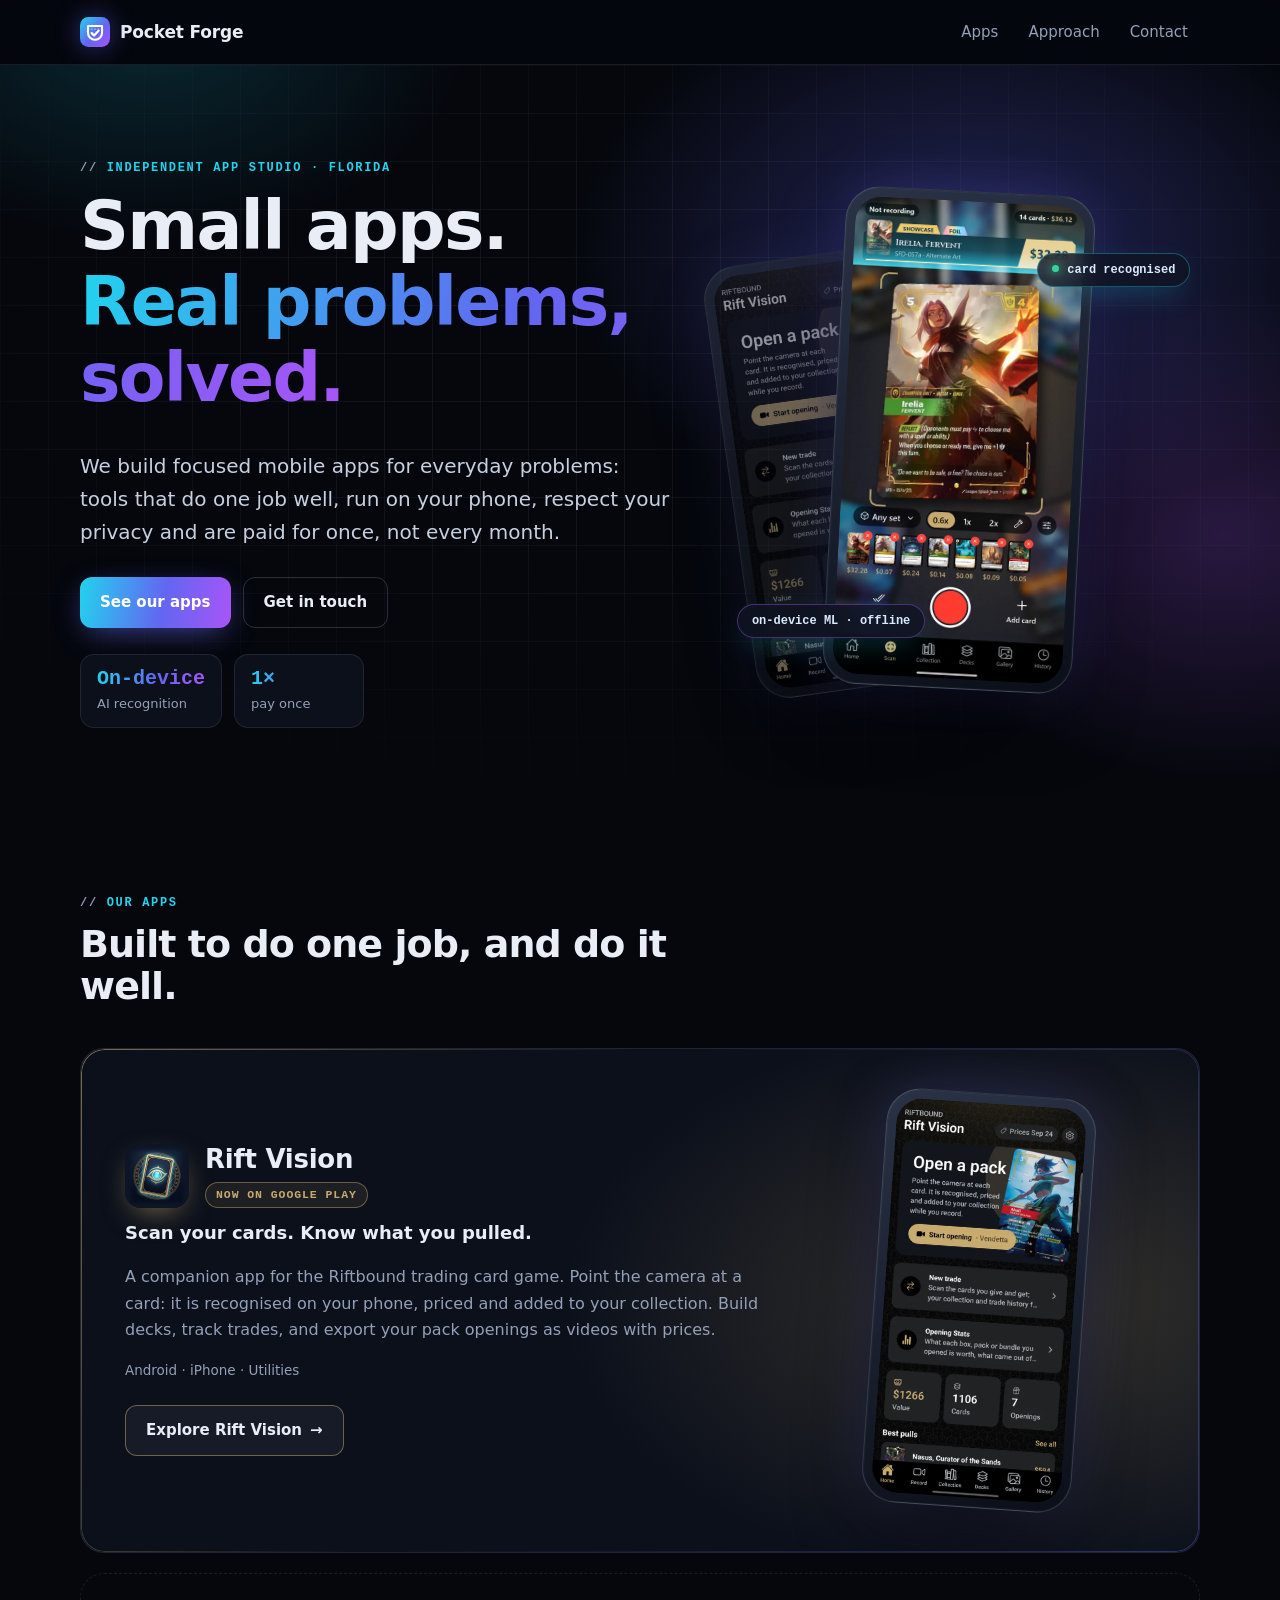
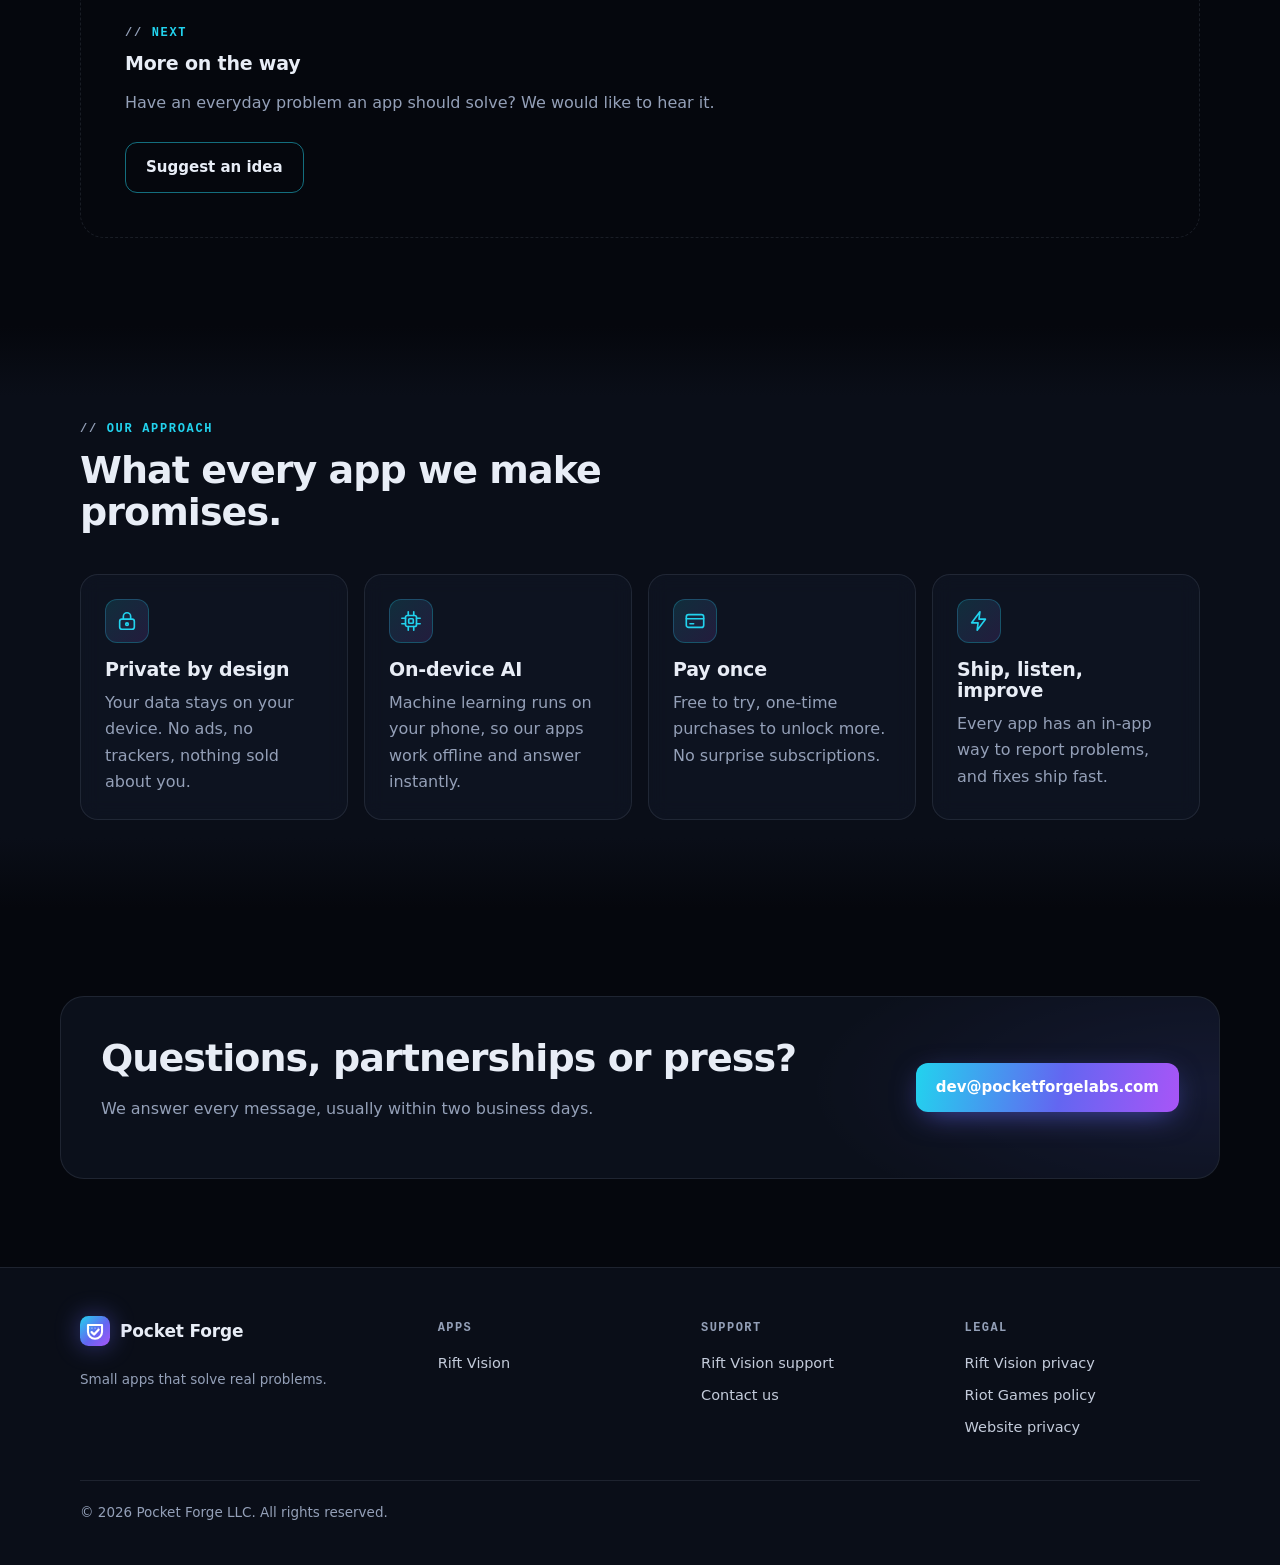
<file: index.html>
<!doctype html>
<html lang="en">
<head>
<meta charset="utf-8">
<meta name="viewport" content="width=device-width,initial-scale=1">
<title>Pocket Forge · Small apps that solve real problems.</title>
<meta name="description" content="Pocket Forge builds focused, private mobile apps. Small apps that solve real problems.">
<link rel="canonical" href="https://pocketforgelabs.com/">
<meta property="og:title" content="Pocket Forge · Small apps that solve real problems.">
<meta property="og:description" content="Pocket Forge builds focused, private mobile apps. Small apps that solve real problems.">
<meta property="og:url" content="https://pocketforgelabs.com/">
<meta property="og:type" content="website">
<meta name="color-scheme" content="dark light">
<link rel="icon" href="/favicon.svg" type="image/svg+xml">
<link rel="stylesheet" href="/assets/site.css">
</head>
<body>
<a class="skip" href="#main">Skip to content</a>
<header class="top">
  <div class="wrap bar">
    <a class="brand" href="/"><svg class="logo" viewBox="0 0 32 32" width="32" height="32" aria-hidden="true"><defs><linearGradient id="lg" x1="0" y1="0" x2="1" y2="1"><stop offset="0" stop-color="#22D3EE"/><stop offset=".55" stop-color="#6366F1"/><stop offset="1" stop-color="#A855F7"/></linearGradient></defs><rect width="32" height="32" rx="9" fill="url(#lg)"/><path d="M8.5 9.5h15v7.25a7.5 7.5 0 0 1-15 0z" fill="none" stroke="#fff" stroke-width="2.2" stroke-linejoin="round"/><path d="M8.5 13h15" stroke="#fff" stroke-opacity=".45" stroke-width="1.4" stroke-dasharray="1.6 1.8"/><path d="M12.4 17.2l2.6 2.6 4.8-5.2" fill="none" stroke="#fff" stroke-width="2.4" stroke-linecap="round" stroke-linejoin="round"/></svg><span>Pocket Forge</span></a>
    <nav class="menu" aria-label="Main">
      <a href="/#apps">Apps</a>
      <a class="wide-only" href="/#approach">Approach</a>
      <a href="/contact/">Contact</a>
    </nav>
  </div>
</header>
<main id="main">

<section class="hero">
  <div class="glow" aria-hidden="true"></div><div class="gridbg" aria-hidden="true"></div>
  <div class="wrap hero-grid">
    <div class="hero-text">
      <span class="eyebrow">Independent app studio · Florida</span>
      <h1>Small apps.<br><span class="grad">Real problems, solved.</span></h1>
      <p class="lead">We build focused mobile apps for everyday problems: tools that do one job well, run on your phone, respect your privacy and are paid for once, not every month.</p>
      <div class="cta"><a class="btn primary" href="#apps">See our apps</a><a class="btn ghost" href="/contact/">Get in touch</a></div>
      <dl class="stats"><div><dt>On-device</dt><dd>AI recognition</dd></div><div><dt>1×</dt><dd>pay once</dd></div></dl>
    </div>
    <div class="hero-art" aria-hidden="true">
      <figure class="phone back"><img src="/assets/rift-vision/home.webp" alt="Home: open a pack, trades, opening stats and collection value" width="540" height="1120" fetchpriority="high" decoding="async"></figure>
      <figure class="phone front scan"><img src="/assets/rift-vision/scan.webp" alt="Scanning a card: its name, printing and price appear over the camera" width="540" height="1120" fetchpriority="high" decoding="async"></figure>
      <div class="chip-float c1"><span class="dot"></span>card recognised</div>
      <div class="chip-float c2">on-device ML · offline</div>
    </div>
  </div>
</section>

<section id="apps" class="section">
  <div class="wrap">
    <div class="section-head"><span class="eyebrow">Our apps</span><h2>Built to do one job, and do it well.</h2></div>
    <div class="apps"><article class="app-card" style="--accent:#C8AA6E">
  <div class="app-card-text">
    <div class="app-head"><img class="app-icon" src="/assets/rift-vision/icon-256.png" alt="" width="64" height="64"><div><h3>Rift Vision</h3><span class="pill">Now on Google Play</span></div></div>
    <p class="lead-sm">Scan your cards. Know what you pulled.</p>
    <p class="muted">A companion app for the Riftbound trading card game. Point the camera at a card: it is recognised on your phone, priced and added to your collection. Build decks, track trades, and export your pack openings as videos with prices.</p>
    <p class="muted small">Android · iPhone · Utilities</p>
    <a class="btn" href="/rift-vision/">Explore Rift Vision <span aria-hidden="true">→</span></a>
  </div>
  <div class="app-card-art"><figure class="phone "><img src="/assets/rift-vision/home.webp" alt="Home: open a pack, trades, opening stats and collection value" width="540" height="1120" loading="lazy" decoding="async"></figure></div>
</article>
      <article class="app-card next"><div><span class="eyebrow">Next</span><h3>More on the way</h3><p class="muted">Have an everyday problem an app should solve? We would like to hear it.</p><a class="btn ghost" href="/contact/">Suggest an idea</a></div></article>
    </div>
  </div>
</section>

<section id="approach" class="section alt">
  <div class="wrap">
    <div class="section-head"><span class="eyebrow">Our approach</span><h2>What every app we make promises.</h2></div>
    <div class="grid4">
      <div class="tile"><div class="tile-ico"><svg viewBox="0 0 24 24" width="22" height="22" fill="none" stroke="currentColor" stroke-width="1.8" stroke-linecap="round" stroke-linejoin="round" aria-hidden="true"><rect x="4" y="10" width="16" height="11" rx="2.5"/><path d="M8 10V7a4 4 0 0 1 8 0v3"/><circle cx="12" cy="15.5" r="1.4"/></svg></div><h3>Private by design</h3><p class="muted">Your data stays on your device. No ads, no trackers, nothing sold about you.</p></div>
      <div class="tile"><div class="tile-ico"><svg viewBox="0 0 24 24" width="22" height="22" fill="none" stroke="currentColor" stroke-width="1.8" stroke-linecap="round" stroke-linejoin="round" aria-hidden="true"><rect x="6" y="6" width="12" height="12" rx="2"/><rect x="9.5" y="9.5" width="5" height="5" rx="1"/><path d="M9 2v4M15 2v4M9 18v4M15 18v4M2 9h4M2 15h4M18 9h4M18 15h4"/></svg></div><h3>On-device AI</h3><p class="muted">Machine learning runs on your phone, so our apps work offline and answer instantly.</p></div>
      <div class="tile"><div class="tile-ico"><svg viewBox="0 0 24 24" width="22" height="22" fill="none" stroke="currentColor" stroke-width="1.8" stroke-linecap="round" stroke-linejoin="round" aria-hidden="true"><rect x="2.5" y="5" width="19" height="14" rx="2.5"/><path d="M2.5 9.5h19M6.5 15h4"/></svg></div><h3>Pay once</h3><p class="muted">Free to try, one-time purchases to unlock more. No surprise subscriptions.</p></div>
      <div class="tile"><div class="tile-ico"><svg viewBox="0 0 24 24" width="22" height="22" fill="none" stroke="currentColor" stroke-width="1.8" stroke-linecap="round" stroke-linejoin="round" aria-hidden="true"><path d="M13 2 4 14h7l-1 8 9-12h-7z"/></svg></div><h3>Ship, listen, improve</h3><p class="muted">Every app has an in-app way to report problems, and fixes ship fast.</p></div>
    </div>
  </div>
</section>

<section class="section">
  <div class="wrap contact-band">
    <div><h2>Questions, partnerships or press?</h2><p class="muted">We answer every message, usually within two business days.</p></div>
    <a class="btn primary" href="mailto:dev@pocketforgelabs.com">dev@pocketforgelabs.com</a>
  </div>
</section>
</main>
<footer class="foot">
  <div class="wrap">
    
    <div class="foot-grid">
      <div>
        <a class="brand" href="/"><svg class="logo" viewBox="0 0 32 32" width="32" height="32" aria-hidden="true"><defs><linearGradient id="lg" x1="0" y1="0" x2="1" y2="1"><stop offset="0" stop-color="#22D3EE"/><stop offset=".55" stop-color="#6366F1"/><stop offset="1" stop-color="#A855F7"/></linearGradient></defs><rect width="32" height="32" rx="9" fill="url(#lg)"/><path d="M8.5 9.5h15v7.25a7.5 7.5 0 0 1-15 0z" fill="none" stroke="#fff" stroke-width="2.2" stroke-linejoin="round"/><path d="M8.5 13h15" stroke="#fff" stroke-opacity=".45" stroke-width="1.4" stroke-dasharray="1.6 1.8"/><path d="M12.4 17.2l2.6 2.6 4.8-5.2" fill="none" stroke="#fff" stroke-width="2.4" stroke-linecap="round" stroke-linejoin="round"/></svg><span>Pocket Forge</span></a>
        <p class="muted small">Small apps that solve real problems.</p>
      </div>
      <div>
        <h4>Apps</h4>
        <a href="/rift-vision/">Rift Vision</a>
      </div>
      <div>
        <h4>Support</h4>
        <a href="/rift-vision/support/">Rift Vision support</a>
        <a href="/contact/">Contact us</a>
      </div>
      <div>
        <h4>Legal</h4>
        <a href="/rift-vision/privacy/">Rift Vision privacy</a>
        <a href="/rift-vision/riot-policy/">Riot Games policy</a>
        <a href="/privacy/">Website privacy</a>
      </div>
    </div>
    <p class="muted small copy">© 2026 Pocket Forge LLC. All rights reserved.</p>
  </div>
</footer>
</body>
</html>
</file>
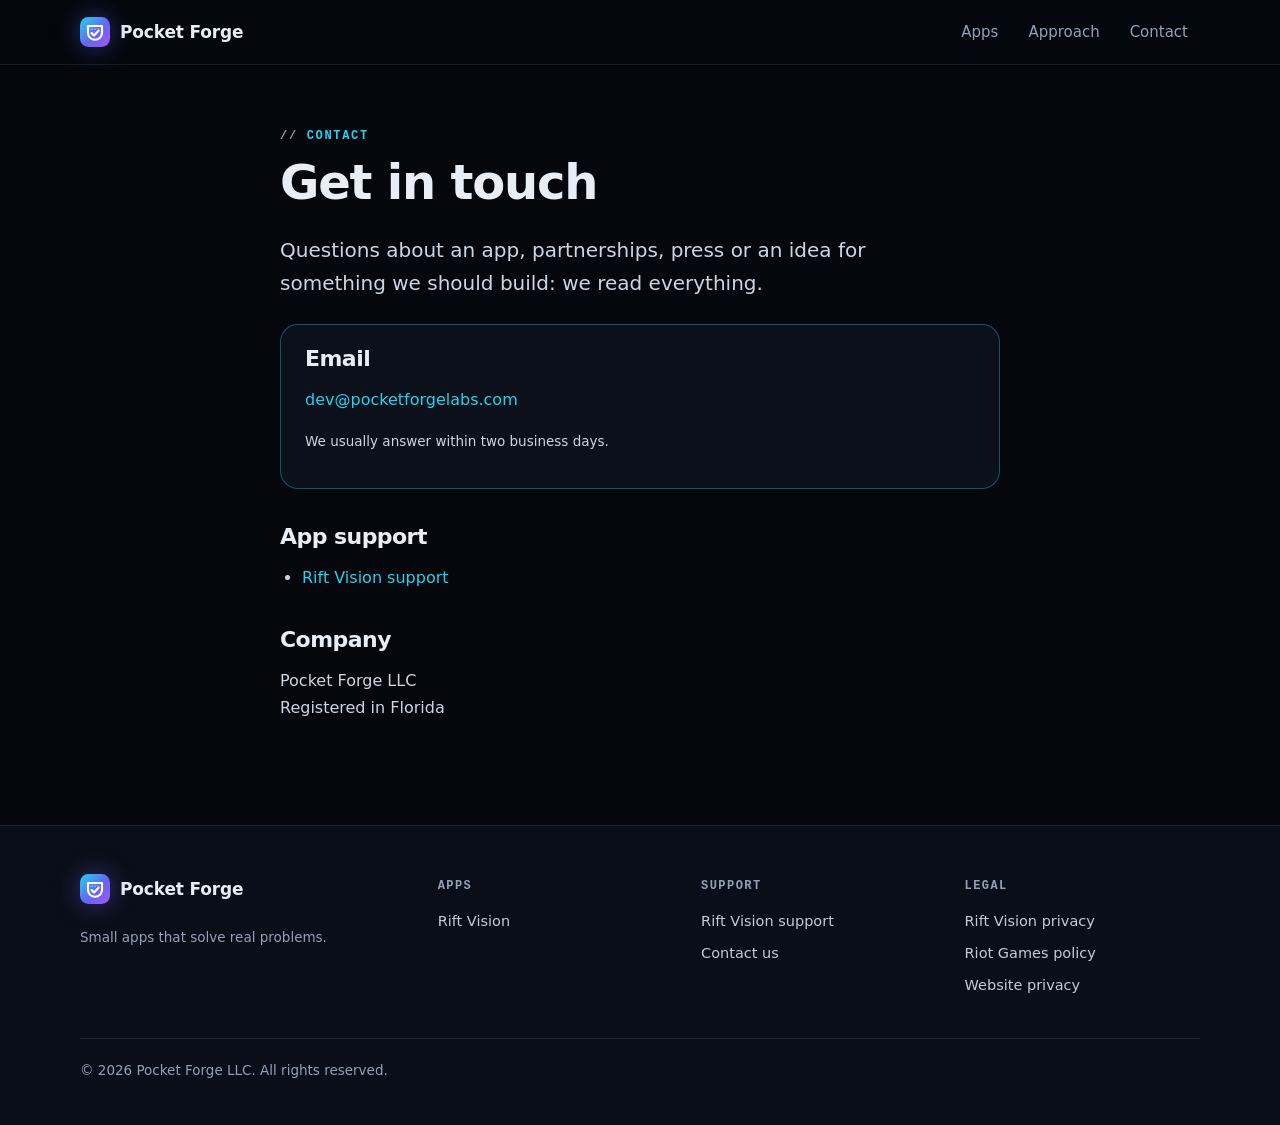
<file: contact/index.html>
<!doctype html>
<html lang="en">
<head>
<meta charset="utf-8">
<meta name="viewport" content="width=device-width,initial-scale=1">
<title>Contact · Pocket Forge</title>
<meta name="description" content="Contact Pocket Forge LLC.">
<link rel="canonical" href="https://pocketforgelabs.com/contact/">
<meta property="og:title" content="Contact · Pocket Forge">
<meta property="og:description" content="Contact Pocket Forge LLC.">
<meta property="og:url" content="https://pocketforgelabs.com/contact/">
<meta property="og:type" content="website">
<meta name="color-scheme" content="dark light">
<link rel="icon" href="/favicon.svg" type="image/svg+xml">
<link rel="stylesheet" href="/assets/site.css">
</head>
<body>
<a class="skip" href="#main">Skip to content</a>
<header class="top">
  <div class="wrap bar">
    <a class="brand" href="/"><svg class="logo" viewBox="0 0 32 32" width="32" height="32" aria-hidden="true"><defs><linearGradient id="lg" x1="0" y1="0" x2="1" y2="1"><stop offset="0" stop-color="#22D3EE"/><stop offset=".55" stop-color="#6366F1"/><stop offset="1" stop-color="#A855F7"/></linearGradient></defs><rect width="32" height="32" rx="9" fill="url(#lg)"/><path d="M8.5 9.5h15v7.25a7.5 7.5 0 0 1-15 0z" fill="none" stroke="#fff" stroke-width="2.2" stroke-linejoin="round"/><path d="M8.5 13h15" stroke="#fff" stroke-opacity=".45" stroke-width="1.4" stroke-dasharray="1.6 1.8"/><path d="M12.4 17.2l2.6 2.6 4.8-5.2" fill="none" stroke="#fff" stroke-width="2.4" stroke-linecap="round" stroke-linejoin="round"/></svg><span>Pocket Forge</span></a>
    <nav class="menu" aria-label="Main">
      <a href="/#apps">Apps</a>
      <a class="wide-only" href="/#approach">Approach</a>
      <a href="/contact/">Contact</a>
    </nav>
  </div>
</header>
<main id="main">

<section class="doc"><div class="wrap narrow">
<span class="eyebrow">Contact</span>
<h1>Get in touch</h1>
<p class="lead">Questions about an app, partnerships, press or an idea for something we should build: we read everything.</p>
<div class="callout"><h2>Email</h2><p><a href="mailto:dev@pocketforgelabs.com">dev@pocketforgelabs.com</a></p><p class="muted small">We usually answer within two business days.</p></div>
<h2>App support</h2>
<ul><li><a href="/rift-vision/support/">Rift Vision support</a></li></ul>
<h2>Company</h2>
<p>Pocket Forge LLC<br>Registered in Florida</p>
</div></section>
</main>
<footer class="foot">
  <div class="wrap">
    
    <div class="foot-grid">
      <div>
        <a class="brand" href="/"><svg class="logo" viewBox="0 0 32 32" width="32" height="32" aria-hidden="true"><defs><linearGradient id="lg" x1="0" y1="0" x2="1" y2="1"><stop offset="0" stop-color="#22D3EE"/><stop offset=".55" stop-color="#6366F1"/><stop offset="1" stop-color="#A855F7"/></linearGradient></defs><rect width="32" height="32" rx="9" fill="url(#lg)"/><path d="M8.5 9.5h15v7.25a7.5 7.5 0 0 1-15 0z" fill="none" stroke="#fff" stroke-width="2.2" stroke-linejoin="round"/><path d="M8.5 13h15" stroke="#fff" stroke-opacity=".45" stroke-width="1.4" stroke-dasharray="1.6 1.8"/><path d="M12.4 17.2l2.6 2.6 4.8-5.2" fill="none" stroke="#fff" stroke-width="2.4" stroke-linecap="round" stroke-linejoin="round"/></svg><span>Pocket Forge</span></a>
        <p class="muted small">Small apps that solve real problems.</p>
      </div>
      <div>
        <h4>Apps</h4>
        <a href="/rift-vision/">Rift Vision</a>
      </div>
      <div>
        <h4>Support</h4>
        <a href="/rift-vision/support/">Rift Vision support</a>
        <a href="/contact/">Contact us</a>
      </div>
      <div>
        <h4>Legal</h4>
        <a href="/rift-vision/privacy/">Rift Vision privacy</a>
        <a href="/rift-vision/riot-policy/">Riot Games policy</a>
        <a href="/privacy/">Website privacy</a>
      </div>
    </div>
    <p class="muted small copy">© 2026 Pocket Forge LLC. All rights reserved.</p>
  </div>
</footer>
</body>
</html>
</file>
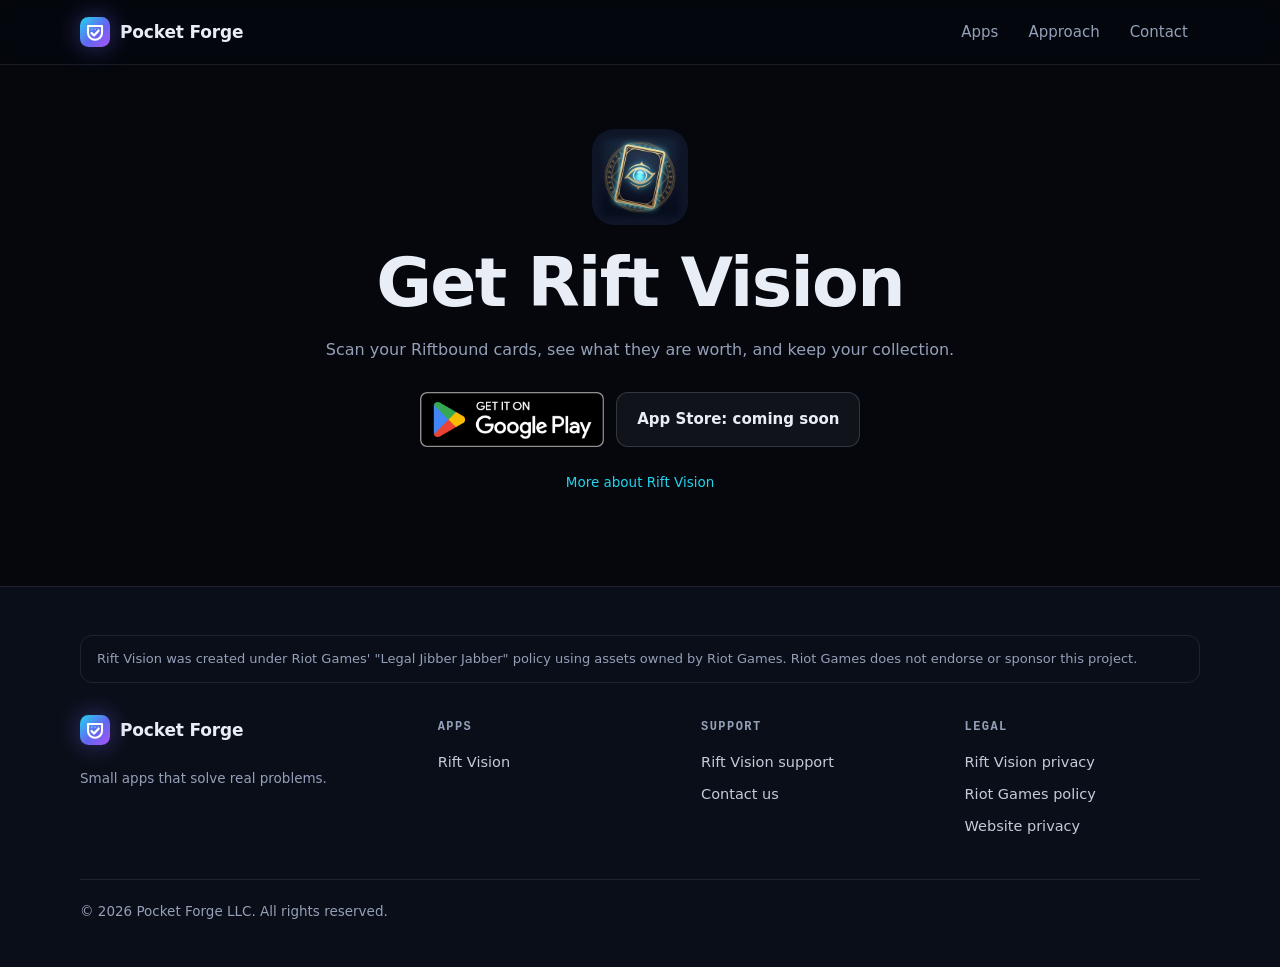
<file: getRiftVision/index.html>
<!doctype html>
<html lang="en">
<head>
<meta charset="utf-8">
<meta name="viewport" content="width=device-width,initial-scale=1">
<title>Get Rift Vision · Pocket Forge</title>
<meta name="description" content="Get Rift Vision, the Riftbound card scanner: Google Play on Android, the App Store on iPhone.">
<link rel="canonical" href="https://pocketforgelabs.com/getRiftVision/">
<meta name="color-scheme" content="dark light">
<link rel="icon" href="/favicon.svg" type="image/svg+xml">
<link rel="stylesheet" href="/assets/site.css">
<script>
  // Phones go straight to their store; computers (and anything else) see both buttons below.
  // When Rift Vision is live on the App Store, set IOS_LIVE to true.
  (function () {
    var PLAY = 'https://play.google.com/store/apps/details?id=com.ariftpull.riftvision';
    var APPLE = 'https://apps.apple.com/app/id6816736826';
    var IOS_LIVE = false;
    var ua = navigator.userAgent || '';
    var ios = /iPhone|iPad|iPod/.test(ua) || (navigator.platform === 'MacIntel' && navigator.maxTouchPoints > 1);
    if (/Android/i.test(ua)) location.replace(PLAY);
    else if (ios && IOS_LIVE) location.replace(APPLE);
  })();
</script>
</head>
<body style="--accent:#C8AA6E">
<header class="top">
  <div class="wrap bar">
    <a class="brand" href="/"><svg class="logo" viewBox="0 0 32 32" width="32" height="32" aria-hidden="true"><defs><linearGradient id="lg" x1="0" y1="0" x2="1" y2="1"><stop offset="0" stop-color="#22D3EE"/><stop offset=".55" stop-color="#6366F1"/><stop offset="1" stop-color="#A855F7"/></linearGradient></defs><rect width="32" height="32" rx="9" fill="url(#lg)"/><path d="M8.5 9.5h15v7.25a7.5 7.5 0 0 1-15 0z" fill="none" stroke="#fff" stroke-width="2.2" stroke-linejoin="round"/><path d="M8.5 13h15" stroke="#fff" stroke-opacity=".45" stroke-width="1.4" stroke-dasharray="1.6 1.8"/><path d="M12.4 17.2l2.6 2.6 4.8-5.2" fill="none" stroke="#fff" stroke-width="2.4" stroke-linecap="round" stroke-linejoin="round"/></svg><span>Pocket Forge</span></a>
    <nav class="menu" aria-label="Main">
      <a href="/#apps">Apps</a>
      <a class="wide-only" href="/#approach">Approach</a>
      <a href="/contact/">Contact</a>
    </nav>
  </div>
</header>
<main id="main">
  <section class="wrap" style="padding:64px 0 80px;text-align:center">
    <img src="/assets/rift-vision/icon-256.png" alt="" width="96" height="96" style="border-radius:22px;display:block;margin:0 auto">
    <h1 style="margin:20px 0 8px">Get Rift Vision</h1>
    <p class="muted">Scan your Riftbound cards, see what they are worth, and keep your collection.</p>
    <div style="display:flex;gap:12px;justify-content:center;flex-wrap:wrap;margin-top:28px">
      <a class="store-badge" href="https://play.google.com/store/apps/details?id=com.ariftpull.riftvision"><img src="/assets/google-play-badge.png" alt="Get it on Google Play" width="185" height="55"></a>
      <span class="btn" aria-disabled="true" title="Coming soon">App Store: coming soon</span>
    </div>
    <p class="muted small" style="margin-top:24px"><a href="/rift-vision/">More about Rift Vision</a></p>
  </section>
</main>
<footer class="foot">
  <div class="wrap">
    <p class="disclaimer">Rift Vision was created under Riot Games' &quot;Legal Jibber Jabber&quot; policy using assets owned by Riot Games. Riot Games does not endorse or sponsor this project.</p>
    <div class="foot-grid">
      <div>
        <a class="brand" href="/"><svg class="logo" viewBox="0 0 32 32" width="32" height="32" aria-hidden="true"><defs><linearGradient id="lg" x1="0" y1="0" x2="1" y2="1"><stop offset="0" stop-color="#22D3EE"/><stop offset=".55" stop-color="#6366F1"/><stop offset="1" stop-color="#A855F7"/></linearGradient></defs><rect width="32" height="32" rx="9" fill="url(#lg)"/><path d="M8.5 9.5h15v7.25a7.5 7.5 0 0 1-15 0z" fill="none" stroke="#fff" stroke-width="2.2" stroke-linejoin="round"/><path d="M8.5 13h15" stroke="#fff" stroke-opacity=".45" stroke-width="1.4" stroke-dasharray="1.6 1.8"/><path d="M12.4 17.2l2.6 2.6 4.8-5.2" fill="none" stroke="#fff" stroke-width="2.4" stroke-linecap="round" stroke-linejoin="round"/></svg><span>Pocket Forge</span></a>
        <p class="muted small">Small apps that solve real problems.</p>
      </div>
      <div>
        <h4>Apps</h4>
        <a href="/rift-vision/">Rift Vision</a>
      </div>
      <div>
        <h4>Support</h4>
        <a href="/rift-vision/support/">Rift Vision support</a>
        <a href="/contact/">Contact us</a>
      </div>
      <div>
        <h4>Legal</h4>
        <a href="/rift-vision/privacy/">Rift Vision privacy</a>
        <a href="/rift-vision/riot-policy/">Riot Games policy</a>
        <a href="/privacy/">Website privacy</a>
      </div>
    </div>
    <p class="muted small copy">© 2026 Pocket Forge LLC. All rights reserved.</p>
  </div>
</footer>
</body>
</html>
</file>
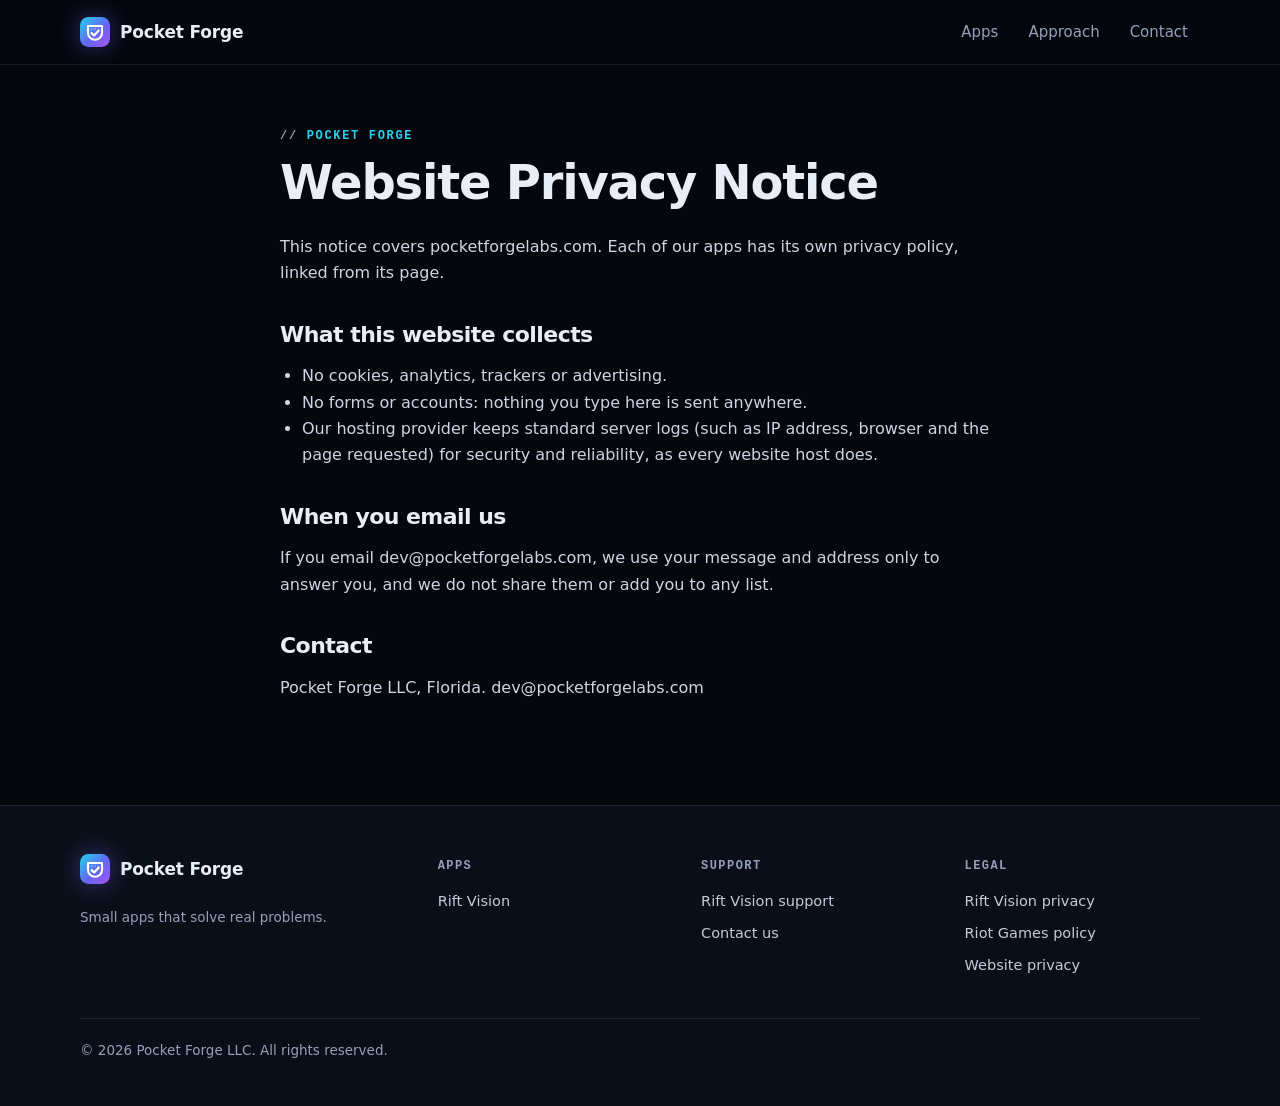
<file: privacy/index.html>
<!doctype html>
<html lang="en">
<head>
<meta charset="utf-8">
<meta name="viewport" content="width=device-width,initial-scale=1">
<title>Website Privacy Notice · Pocket Forge</title>
<meta name="description" content="How pocketforgelabs.com handles your data.">
<link rel="canonical" href="https://pocketforgelabs.com/privacy/">
<meta property="og:title" content="Website Privacy Notice · Pocket Forge">
<meta property="og:description" content="How pocketforgelabs.com handles your data.">
<meta property="og:url" content="https://pocketforgelabs.com/privacy/">
<meta property="og:type" content="website">
<meta name="color-scheme" content="dark light">
<link rel="icon" href="/favicon.svg" type="image/svg+xml">
<link rel="stylesheet" href="/assets/site.css">
</head>
<body>
<a class="skip" href="#main">Skip to content</a>
<header class="top">
  <div class="wrap bar">
    <a class="brand" href="/"><svg class="logo" viewBox="0 0 32 32" width="32" height="32" aria-hidden="true"><defs><linearGradient id="lg" x1="0" y1="0" x2="1" y2="1"><stop offset="0" stop-color="#22D3EE"/><stop offset=".55" stop-color="#6366F1"/><stop offset="1" stop-color="#A855F7"/></linearGradient></defs><rect width="32" height="32" rx="9" fill="url(#lg)"/><path d="M8.5 9.5h15v7.25a7.5 7.5 0 0 1-15 0z" fill="none" stroke="#fff" stroke-width="2.2" stroke-linejoin="round"/><path d="M8.5 13h15" stroke="#fff" stroke-opacity=".45" stroke-width="1.4" stroke-dasharray="1.6 1.8"/><path d="M12.4 17.2l2.6 2.6 4.8-5.2" fill="none" stroke="#fff" stroke-width="2.4" stroke-linecap="round" stroke-linejoin="round"/></svg><span>Pocket Forge</span></a>
    <nav class="menu" aria-label="Main">
      <a href="/#apps">Apps</a>
      <a class="wide-only" href="/#approach">Approach</a>
      <a href="/contact/">Contact</a>
    </nav>
  </div>
</header>
<main id="main">
<section class="doc"><div class="wrap narrow"><span class="eyebrow">Pocket Forge</span><h1>Website Privacy Notice</h1><p>This notice covers pocketforgelabs.com. Each of our apps has its own privacy policy, linked from its page.</p>
<h2>What this website collects</h2><ul><li>No cookies, analytics, trackers or advertising.</li><li>No forms or accounts: nothing you type here is sent anywhere.</li><li>Our hosting provider keeps standard server logs (such as IP address, browser and the page requested) for security and reliability, as every website host does.</li></ul>
<h2>When you email us</h2><p>If you email dev@pocketforgelabs.com, we use your message and address only to answer you, and we do not share them or add you to any list.</p>
<h2>Contact</h2><p>Pocket Forge LLC, Florida. dev@pocketforgelabs.com</p></div></section>
</main>
<footer class="foot">
  <div class="wrap">
    
    <div class="foot-grid">
      <div>
        <a class="brand" href="/"><svg class="logo" viewBox="0 0 32 32" width="32" height="32" aria-hidden="true"><defs><linearGradient id="lg" x1="0" y1="0" x2="1" y2="1"><stop offset="0" stop-color="#22D3EE"/><stop offset=".55" stop-color="#6366F1"/><stop offset="1" stop-color="#A855F7"/></linearGradient></defs><rect width="32" height="32" rx="9" fill="url(#lg)"/><path d="M8.5 9.5h15v7.25a7.5 7.5 0 0 1-15 0z" fill="none" stroke="#fff" stroke-width="2.2" stroke-linejoin="round"/><path d="M8.5 13h15" stroke="#fff" stroke-opacity=".45" stroke-width="1.4" stroke-dasharray="1.6 1.8"/><path d="M12.4 17.2l2.6 2.6 4.8-5.2" fill="none" stroke="#fff" stroke-width="2.4" stroke-linecap="round" stroke-linejoin="round"/></svg><span>Pocket Forge</span></a>
        <p class="muted small">Small apps that solve real problems.</p>
      </div>
      <div>
        <h4>Apps</h4>
        <a href="/rift-vision/">Rift Vision</a>
      </div>
      <div>
        <h4>Support</h4>
        <a href="/rift-vision/support/">Rift Vision support</a>
        <a href="/contact/">Contact us</a>
      </div>
      <div>
        <h4>Legal</h4>
        <a href="/rift-vision/privacy/">Rift Vision privacy</a>
        <a href="/rift-vision/riot-policy/">Riot Games policy</a>
        <a href="/privacy/">Website privacy</a>
      </div>
    </div>
    <p class="muted small copy">© 2026 Pocket Forge LLC. All rights reserved.</p>
  </div>
</footer>
</body>
</html>
</file>
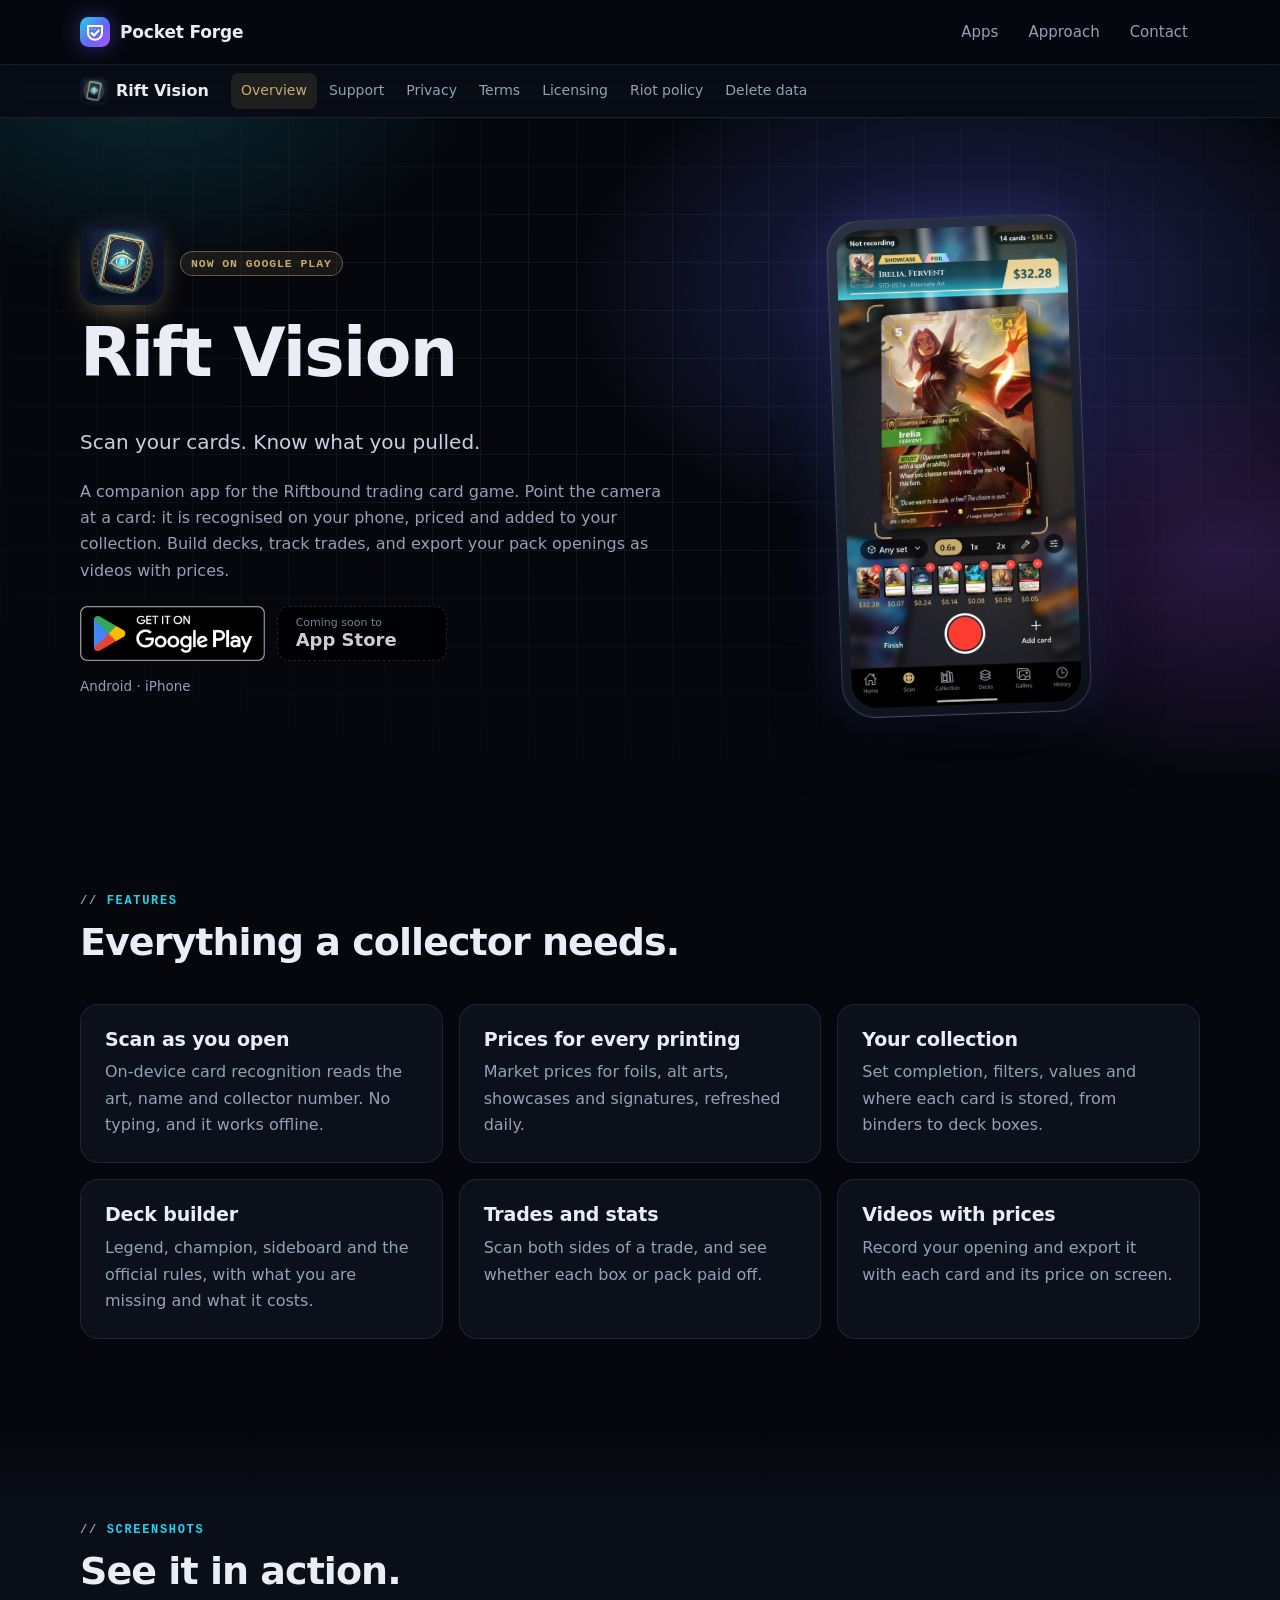
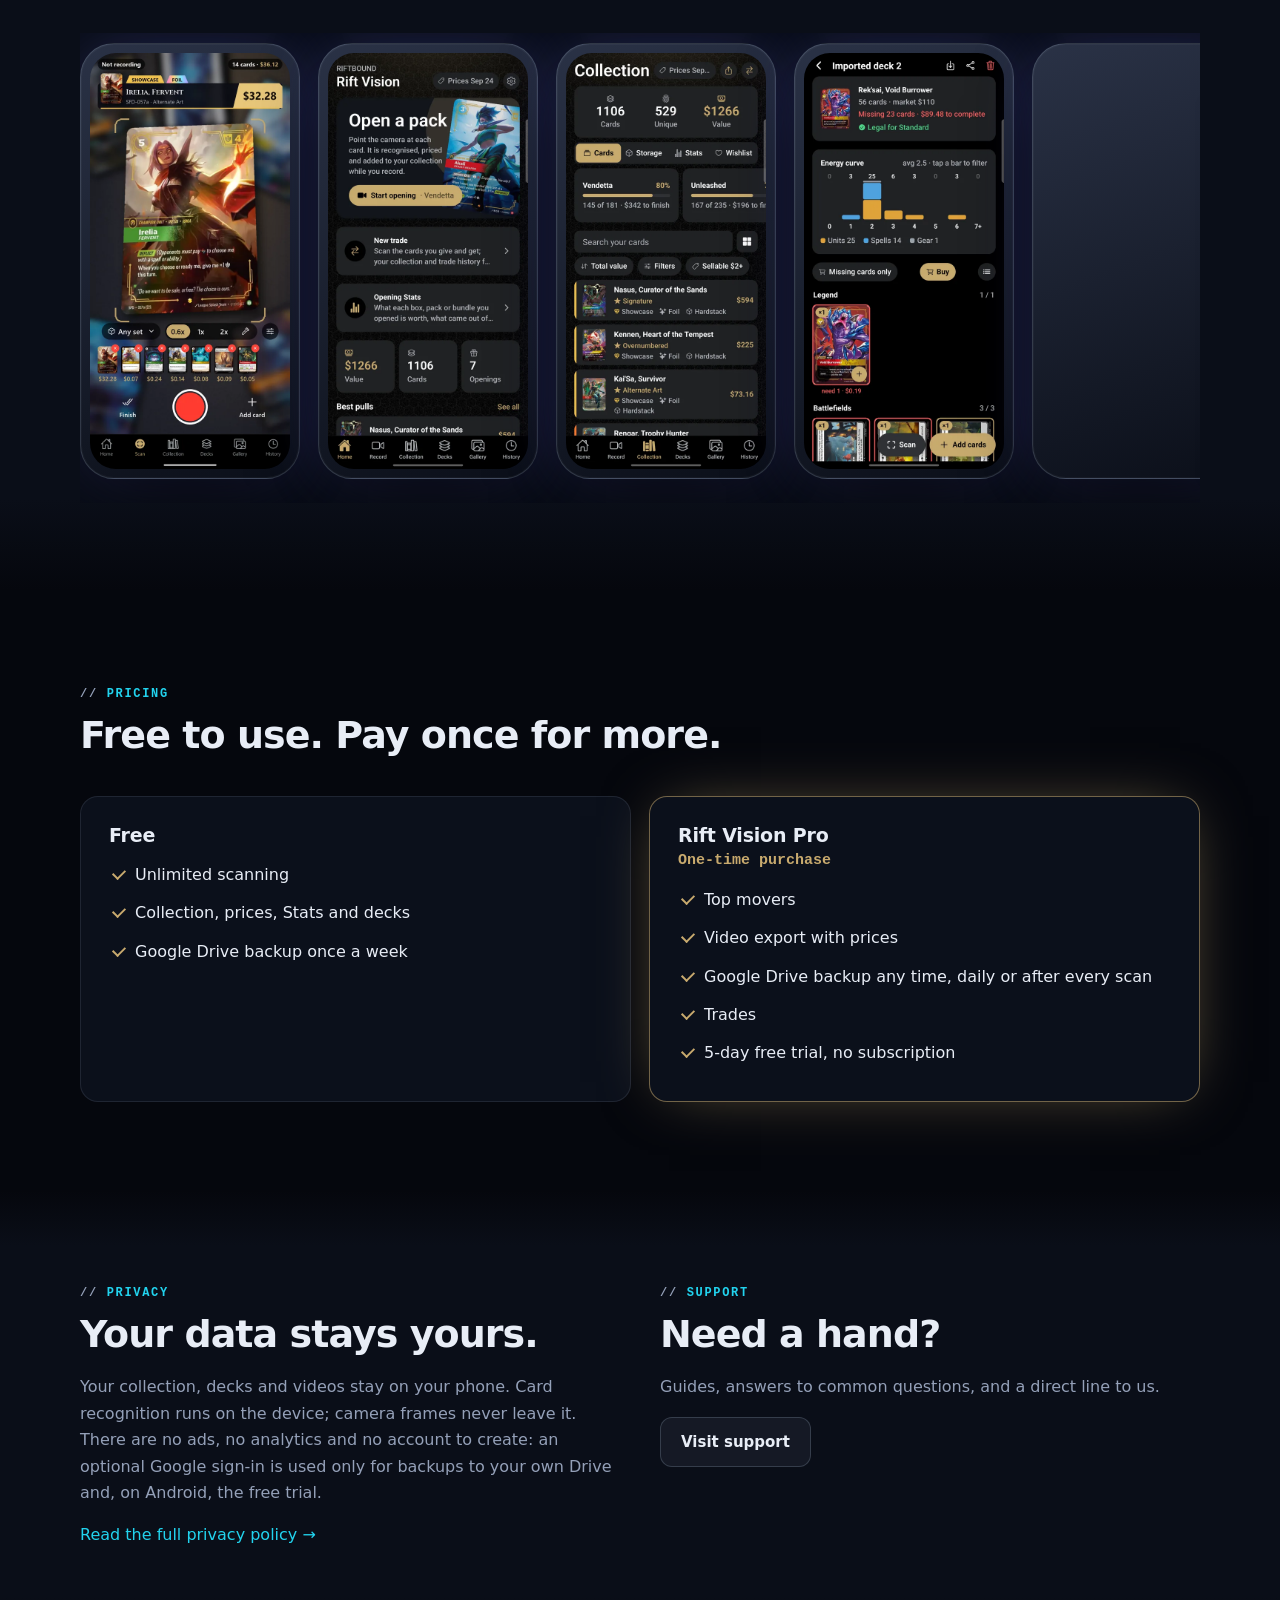
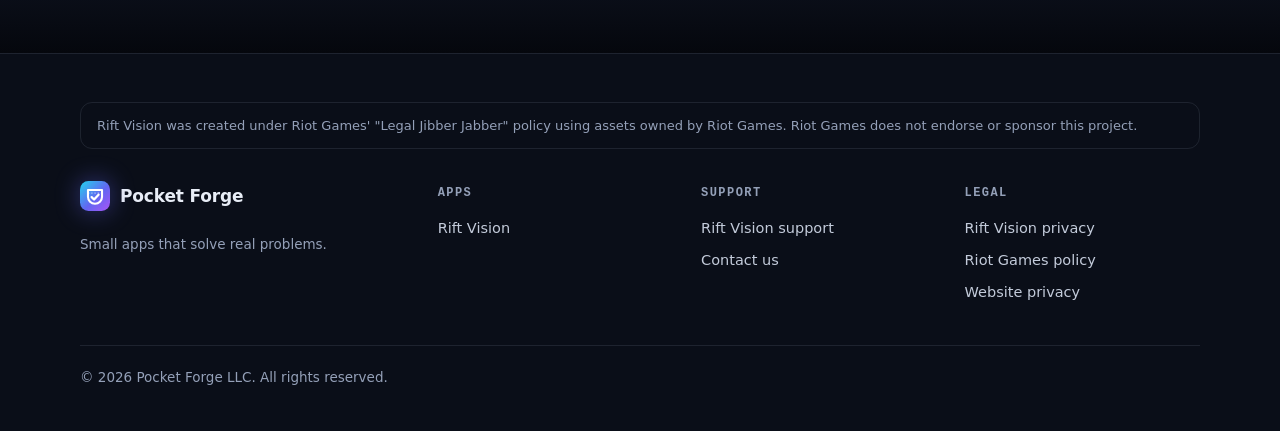
<file: rift-vision/index.html>
<!doctype html>
<html lang="en">
<head>
<meta charset="utf-8">
<meta name="viewport" content="width=device-width,initial-scale=1">
<title>Rift Vision: Scan your cards. Know what you pulled. · Pocket Forge</title>
<meta name="description" content="Rift Vision: A companion app for the Riftbound trading card game. Point the camera at a card: it is recognised on your phone, priced and added to your collection. Build decks, track trades, and export your pack openings as videos with prices.">
<link rel="canonical" href="https://pocketforgelabs.com/rift-vision/">
<meta property="og:title" content="Rift Vision: Scan your cards. Know what you pulled. · Pocket Forge">
<meta property="og:description" content="Rift Vision: A companion app for the Riftbound trading card game. Point the camera at a card: it is recognised on your phone, priced and added to your collection. Build decks, track trades, and export your pack openings as videos with prices.">
<meta property="og:url" content="https://pocketforgelabs.com/rift-vision/">
<meta property="og:type" content="website">
<meta name="color-scheme" content="dark light">
<link rel="icon" href="/favicon.svg" type="image/svg+xml">
<link rel="stylesheet" href="/assets/site.css">
</head>
<body style="--accent:#C8AA6E">
<a class="skip" href="#main">Skip to content</a>
<header class="top">
  <div class="wrap bar">
    <a class="brand" href="/"><svg class="logo" viewBox="0 0 32 32" width="32" height="32" aria-hidden="true"><defs><linearGradient id="lg" x1="0" y1="0" x2="1" y2="1"><stop offset="0" stop-color="#22D3EE"/><stop offset=".55" stop-color="#6366F1"/><stop offset="1" stop-color="#A855F7"/></linearGradient></defs><rect width="32" height="32" rx="9" fill="url(#lg)"/><path d="M8.5 9.5h15v7.25a7.5 7.5 0 0 1-15 0z" fill="none" stroke="#fff" stroke-width="2.2" stroke-linejoin="round"/><path d="M8.5 13h15" stroke="#fff" stroke-opacity=".45" stroke-width="1.4" stroke-dasharray="1.6 1.8"/><path d="M12.4 17.2l2.6 2.6 4.8-5.2" fill="none" stroke="#fff" stroke-width="2.4" stroke-linecap="round" stroke-linejoin="round"/></svg><span>Pocket Forge</span></a>
    <nav class="menu" aria-label="Main">
      <a href="/#apps">Apps</a>
      <a class="wide-only" href="/#approach">Approach</a>
      <a href="/contact/">Contact</a>
    </nav>
  </div>
</header>
<main id="main">
<div class="subnav"><div class="wrap subnav-in"><a class="subnav-brand" href="/rift-vision/"><img src="/assets/rift-vision/icon-256.png" alt="" width="28" height="28">Rift Vision</a><nav aria-label="Rift Vision"><a href="/rift-vision/" aria-current="page">Overview</a><a href="/rift-vision/support/">Support</a><a href="/rift-vision/privacy/">Privacy</a><a href="/rift-vision/terms/">Terms</a><a href="/rift-vision/licenses/">Licensing</a><a href="/rift-vision/riot-policy/">Riot policy</a><a href="/rift-vision/delete-data/">Delete data</a></nav></div></div>
<section class="hero project-hero">
  <div class="glow" aria-hidden="true"></div><div class="gridbg" aria-hidden="true"></div>
  <div class="wrap hero-grid">
    <div class="hero-text">
      <div class="app-head"><img class="app-icon lg" src="/assets/rift-vision/icon-256.png" alt="" width="84" height="84"><span class="pill">Now on Google Play</span></div>
      <h1>Rift Vision</h1>
      <p class="lead">Scan your cards. Know what you pulled.</p>
      <p class="muted">A companion app for the Riftbound trading card game. Point the camera at a card: it is recognised on your phone, priced and added to your collection. Build decks, track trades, and export your pack openings as videos with prices.</p>
      <div class="stores"><a class="store-badge" href="https://play.google.com/store/apps/details?id=com.ariftpull.riftvision"><img src="/assets/google-play-badge.png" alt="Get it on Google Play" width="185" height="55"></a><span class="store soon"><span class="small">Coming soon to</span>App Store</span></div>
      <p class="muted small">Android · iPhone</p>
    </div>
    <div class="hero-art"><figure class="phone front solo scan"><img src="/assets/rift-vision/scan.webp" alt="Scanning a card: its name, printing and price appear over the camera" width="540" height="1120" fetchpriority="high" decoding="async"></figure></div>
  </div>
</section>

<section class="section">
  <div class="wrap">
    <div class="section-head"><span class="eyebrow">Features</span><h2>Everything a collector needs.</h2></div>
    <div class="grid3"><div class="tile"><h3>Scan as you open</h3><p class="muted">On-device card recognition reads the art, name and collector number. No typing, and it works offline.</p></div><div class="tile"><h3>Prices for every printing</h3><p class="muted">Market prices for foils, alt arts, showcases and signatures, refreshed daily.</p></div><div class="tile"><h3>Your collection</h3><p class="muted">Set completion, filters, values and where each card is stored, from binders to deck boxes.</p></div><div class="tile"><h3>Deck builder</h3><p class="muted">Legend, champion, sideboard and the official rules, with what you are missing and what it costs.</p></div><div class="tile"><h3>Trades and stats</h3><p class="muted">Scan both sides of a trade, and see whether each box or pack paid off.</p></div><div class="tile"><h3>Videos with prices</h3><p class="muted">Record your opening and export it with each card and its price on screen.</p></div></div>
  </div>
</section>

<section class="section alt">
  <div class="wrap">
    <div class="section-head"><span class="eyebrow">Screenshots</span><h2>See it in action.</h2></div>
    <div class="shots"><figure class="phone "><img src="/assets/rift-vision/scan.webp" alt="Scanning a card: its name, printing and price appear over the camera" width="540" height="1120" loading="lazy" decoding="async"></figure><figure class="phone "><img src="/assets/rift-vision/home.webp" alt="Home: open a pack, trades, opening stats and collection value" width="540" height="1120" loading="lazy" decoding="async"></figure><figure class="phone "><img src="/assets/rift-vision/collection.webp" alt="Collection with values, filters and best cards" width="540" height="1120" loading="lazy" decoding="async"></figure><figure class="phone "><img src="/assets/rift-vision/deck.webp" alt="Deck builder with energy curve and legality" width="540" height="1120" loading="lazy" decoding="async"></figure><figure class="phone "><img src="/assets/rift-vision/stats.webp" alt="Stats: what was spent against what the cards are worth" width="540" height="1120" loading="lazy" decoding="async"></figure><figure class="phone "><img src="/assets/rift-vision/gallery.webp" alt="Gallery of every card with prices" width="540" height="1120" loading="lazy" decoding="async"></figure></div>
  </div>
</section>

<section class="section">
  <div class="wrap">
    <div class="section-head"><span class="eyebrow">Pricing</span><h2>Free to use. Pay once for more.</h2></div>
    <div class="pricing">
      <div class="plan"><h3>Free</h3><ul><li>Unlimited scanning</li><li>Collection, prices, Stats and decks</li><li>Google Drive backup once a week</li></ul></div>
      <div class="plan featured"><h3>Rift Vision Pro</h3><p class="price">One-time purchase</p><ul><li>Top movers</li><li>Video export with prices</li><li>Google Drive backup any time, daily or after every scan</li><li>Trades</li><li>5-day free trial, no subscription</li></ul></div>
    </div>
  </div>
</section>

<section class="section alt">
  <div class="wrap two">
    <div><span class="eyebrow">Privacy</span><h2>Your data stays yours.</h2><p class="muted">Your collection, decks and videos stay on your phone. Card recognition runs on the device; camera frames never leave it. There are no ads, no analytics and no account to create: an optional Google sign-in is used only for backups to your own Drive and, on Android, the free trial.</p><p><a href="/rift-vision/privacy/">Read the full privacy policy →</a></p></div>
    <div><span class="eyebrow">Support</span><h2>Need a hand?</h2><p class="muted">Guides, answers to common questions, and a direct line to us.</p><p><a class="btn" href="/rift-vision/support/">Visit support</a></p></div>
  </div>
</section>
</main>
<footer class="foot">
  <div class="wrap">
    <p class="disclaimer">Rift Vision was created under Riot Games' &quot;Legal Jibber Jabber&quot; policy using assets owned by Riot Games. Riot Games does not endorse or sponsor this project.</p>
    <div class="foot-grid">
      <div>
        <a class="brand" href="/"><svg class="logo" viewBox="0 0 32 32" width="32" height="32" aria-hidden="true"><defs><linearGradient id="lg" x1="0" y1="0" x2="1" y2="1"><stop offset="0" stop-color="#22D3EE"/><stop offset=".55" stop-color="#6366F1"/><stop offset="1" stop-color="#A855F7"/></linearGradient></defs><rect width="32" height="32" rx="9" fill="url(#lg)"/><path d="M8.5 9.5h15v7.25a7.5 7.5 0 0 1-15 0z" fill="none" stroke="#fff" stroke-width="2.2" stroke-linejoin="round"/><path d="M8.5 13h15" stroke="#fff" stroke-opacity=".45" stroke-width="1.4" stroke-dasharray="1.6 1.8"/><path d="M12.4 17.2l2.6 2.6 4.8-5.2" fill="none" stroke="#fff" stroke-width="2.4" stroke-linecap="round" stroke-linejoin="round"/></svg><span>Pocket Forge</span></a>
        <p class="muted small">Small apps that solve real problems.</p>
      </div>
      <div>
        <h4>Apps</h4>
        <a href="/rift-vision/">Rift Vision</a>
      </div>
      <div>
        <h4>Support</h4>
        <a href="/rift-vision/support/">Rift Vision support</a>
        <a href="/contact/">Contact us</a>
      </div>
      <div>
        <h4>Legal</h4>
        <a href="/rift-vision/privacy/">Rift Vision privacy</a>
        <a href="/rift-vision/riot-policy/">Riot Games policy</a>
        <a href="/privacy/">Website privacy</a>
      </div>
    </div>
    <p class="muted small copy">© 2026 Pocket Forge LLC. All rights reserved.</p>
  </div>
</footer>
</body>
</html>
</file>
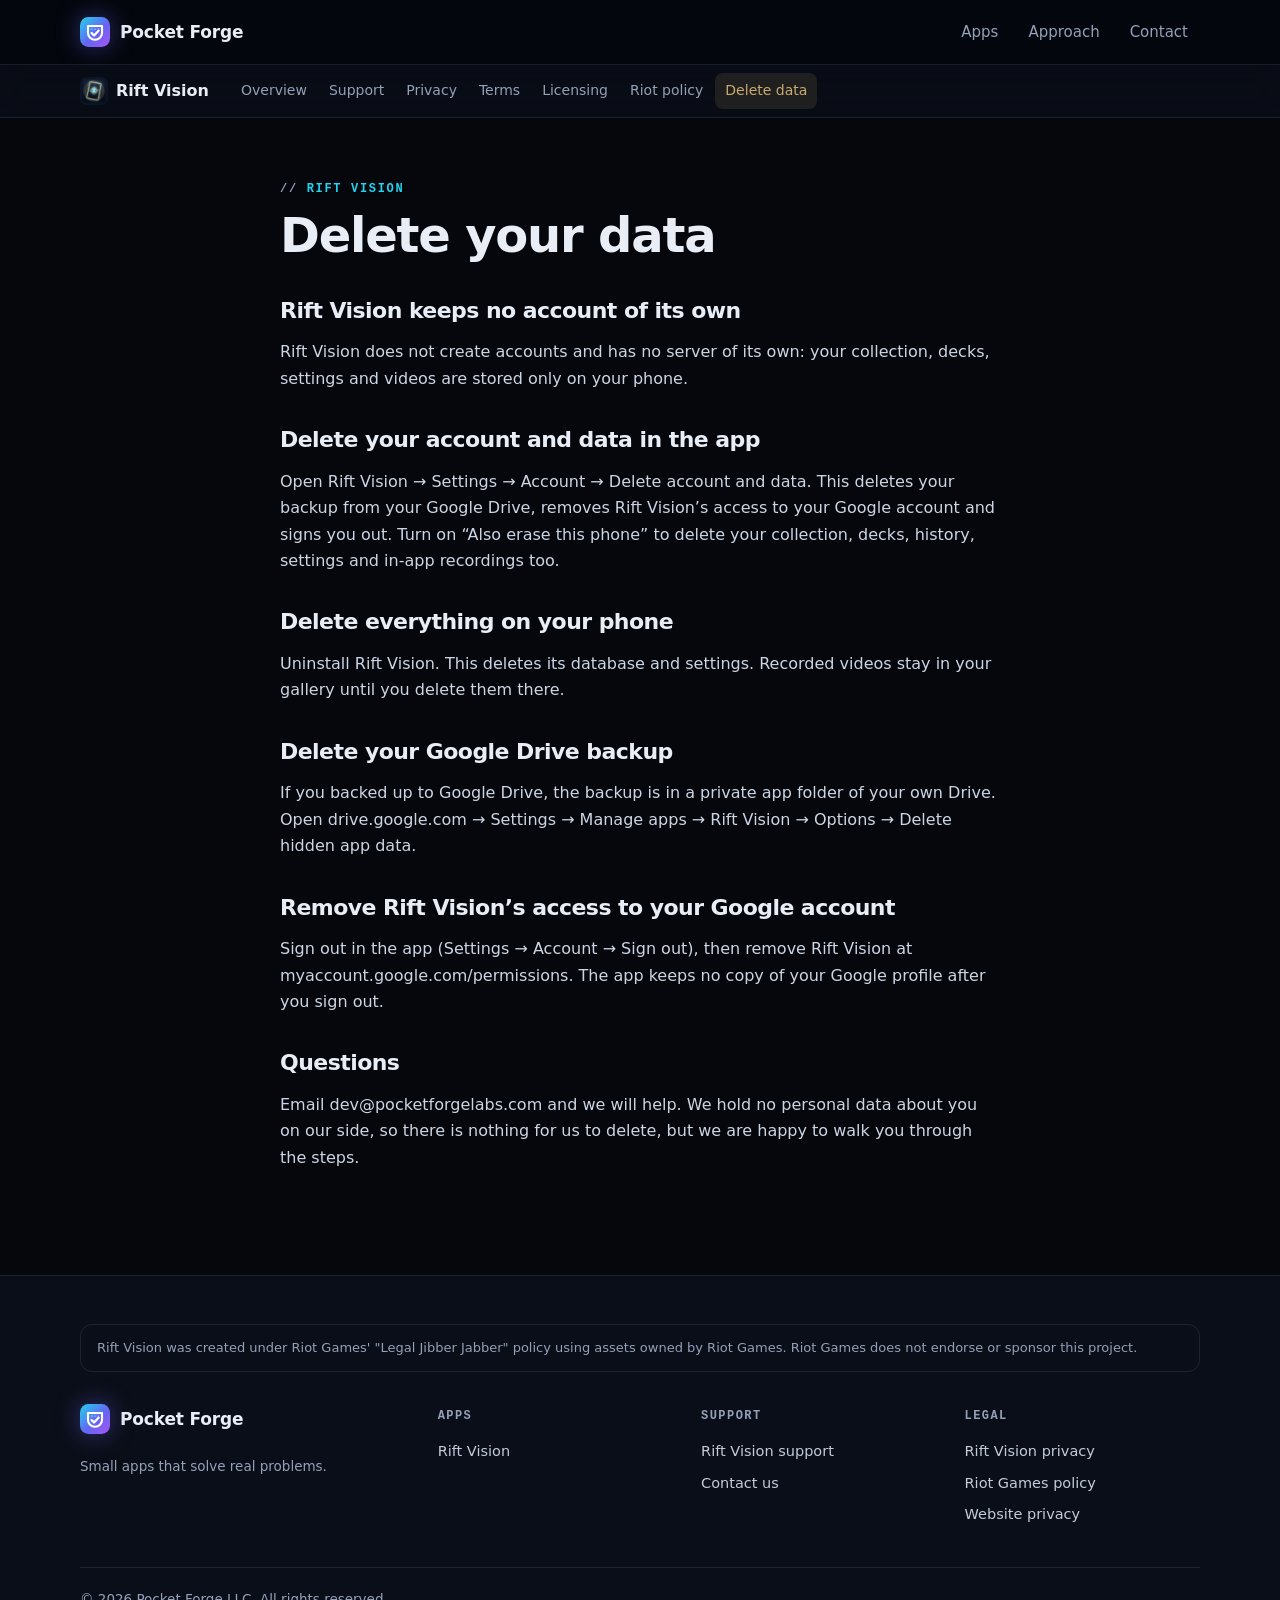
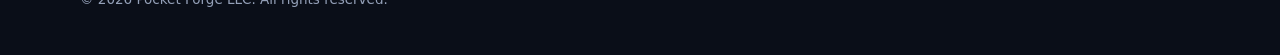
<file: rift-vision/delete-data/index.html>
<!doctype html>
<html lang="en">
<head>
<meta charset="utf-8">
<meta name="viewport" content="width=device-width,initial-scale=1">
<title>Delete your data · Rift Vision · Pocket Forge</title>
<meta name="description" content="How to delete your Rift Vision data and backups.">
<link rel="canonical" href="https://pocketforgelabs.com/rift-vision/delete-data/">
<meta property="og:title" content="Delete your data · Rift Vision · Pocket Forge">
<meta property="og:description" content="How to delete your Rift Vision data and backups.">
<meta property="og:url" content="https://pocketforgelabs.com/rift-vision/delete-data/">
<meta property="og:type" content="website">
<meta name="color-scheme" content="dark light">
<link rel="icon" href="/favicon.svg" type="image/svg+xml">
<link rel="stylesheet" href="/assets/site.css">
</head>
<body style="--accent:#C8AA6E">
<a class="skip" href="#main">Skip to content</a>
<header class="top">
  <div class="wrap bar">
    <a class="brand" href="/"><svg class="logo" viewBox="0 0 32 32" width="32" height="32" aria-hidden="true"><defs><linearGradient id="lg" x1="0" y1="0" x2="1" y2="1"><stop offset="0" stop-color="#22D3EE"/><stop offset=".55" stop-color="#6366F1"/><stop offset="1" stop-color="#A855F7"/></linearGradient></defs><rect width="32" height="32" rx="9" fill="url(#lg)"/><path d="M8.5 9.5h15v7.25a7.5 7.5 0 0 1-15 0z" fill="none" stroke="#fff" stroke-width="2.2" stroke-linejoin="round"/><path d="M8.5 13h15" stroke="#fff" stroke-opacity=".45" stroke-width="1.4" stroke-dasharray="1.6 1.8"/><path d="M12.4 17.2l2.6 2.6 4.8-5.2" fill="none" stroke="#fff" stroke-width="2.4" stroke-linecap="round" stroke-linejoin="round"/></svg><span>Pocket Forge</span></a>
    <nav class="menu" aria-label="Main">
      <a href="/#apps">Apps</a>
      <a class="wide-only" href="/#approach">Approach</a>
      <a href="/contact/">Contact</a>
    </nav>
  </div>
</header>
<main id="main">
<div class="subnav"><div class="wrap subnav-in"><a class="subnav-brand" href="/rift-vision/"><img src="/assets/rift-vision/icon-256.png" alt="" width="28" height="28">Rift Vision</a><nav aria-label="Rift Vision"><a href="/rift-vision/">Overview</a><a href="/rift-vision/support/">Support</a><a href="/rift-vision/privacy/">Privacy</a><a href="/rift-vision/terms/">Terms</a><a href="/rift-vision/licenses/">Licensing</a><a href="/rift-vision/riot-policy/">Riot policy</a><a href="/rift-vision/delete-data/" aria-current="page">Delete data</a></nav></div></div>
<section class="doc"><div class="wrap narrow">
<span class="eyebrow">Rift Vision</span>
<h1>Delete your data</h1>
<h2>Rift Vision keeps no account of its own</h2><p>Rift Vision does not create accounts and has no server of its own: your collection, decks, settings and videos are stored only on your phone.</p>
<h2>Delete your account and data in the app</h2><p>Open Rift Vision → Settings → Account → Delete account and data. This deletes your backup from your Google Drive, removes Rift Vision’s access to your Google account and signs you out. Turn on “Also erase this phone” to delete your collection, decks, history, settings and in-app recordings too.</p>
<h2>Delete everything on your phone</h2><p>Uninstall Rift Vision. This deletes its database and settings. Recorded videos stay in your gallery until you delete them there.</p>
<h2>Delete your Google Drive backup</h2><p>If you backed up to Google Drive, the backup is in a private app folder of your own Drive. Open drive.google.com → Settings → Manage apps → Rift Vision → Options → Delete hidden app data.</p>
<h2>Remove Rift Vision’s access to your Google account</h2><p>Sign out in the app (Settings → Account → Sign out), then remove Rift Vision at myaccount.google.com/permissions. The app keeps no copy of your Google profile after you sign out.</p>
<h2>Questions</h2><p>Email dev@pocketforgelabs.com and we will help. We hold no personal data about you on our side, so there is nothing for us to delete, but we are happy to walk you through the steps.</p>
</div></section>
</main>
<footer class="foot">
  <div class="wrap">
    <p class="disclaimer">Rift Vision was created under Riot Games' &quot;Legal Jibber Jabber&quot; policy using assets owned by Riot Games. Riot Games does not endorse or sponsor this project.</p>
    <div class="foot-grid">
      <div>
        <a class="brand" href="/"><svg class="logo" viewBox="0 0 32 32" width="32" height="32" aria-hidden="true"><defs><linearGradient id="lg" x1="0" y1="0" x2="1" y2="1"><stop offset="0" stop-color="#22D3EE"/><stop offset=".55" stop-color="#6366F1"/><stop offset="1" stop-color="#A855F7"/></linearGradient></defs><rect width="32" height="32" rx="9" fill="url(#lg)"/><path d="M8.5 9.5h15v7.25a7.5 7.5 0 0 1-15 0z" fill="none" stroke="#fff" stroke-width="2.2" stroke-linejoin="round"/><path d="M8.5 13h15" stroke="#fff" stroke-opacity=".45" stroke-width="1.4" stroke-dasharray="1.6 1.8"/><path d="M12.4 17.2l2.6 2.6 4.8-5.2" fill="none" stroke="#fff" stroke-width="2.4" stroke-linecap="round" stroke-linejoin="round"/></svg><span>Pocket Forge</span></a>
        <p class="muted small">Small apps that solve real problems.</p>
      </div>
      <div>
        <h4>Apps</h4>
        <a href="/rift-vision/">Rift Vision</a>
      </div>
      <div>
        <h4>Support</h4>
        <a href="/rift-vision/support/">Rift Vision support</a>
        <a href="/contact/">Contact us</a>
      </div>
      <div>
        <h4>Legal</h4>
        <a href="/rift-vision/privacy/">Rift Vision privacy</a>
        <a href="/rift-vision/riot-policy/">Riot Games policy</a>
        <a href="/privacy/">Website privacy</a>
      </div>
    </div>
    <p class="muted small copy">© 2026 Pocket Forge LLC. All rights reserved.</p>
  </div>
</footer>
</body>
</html>
</file>
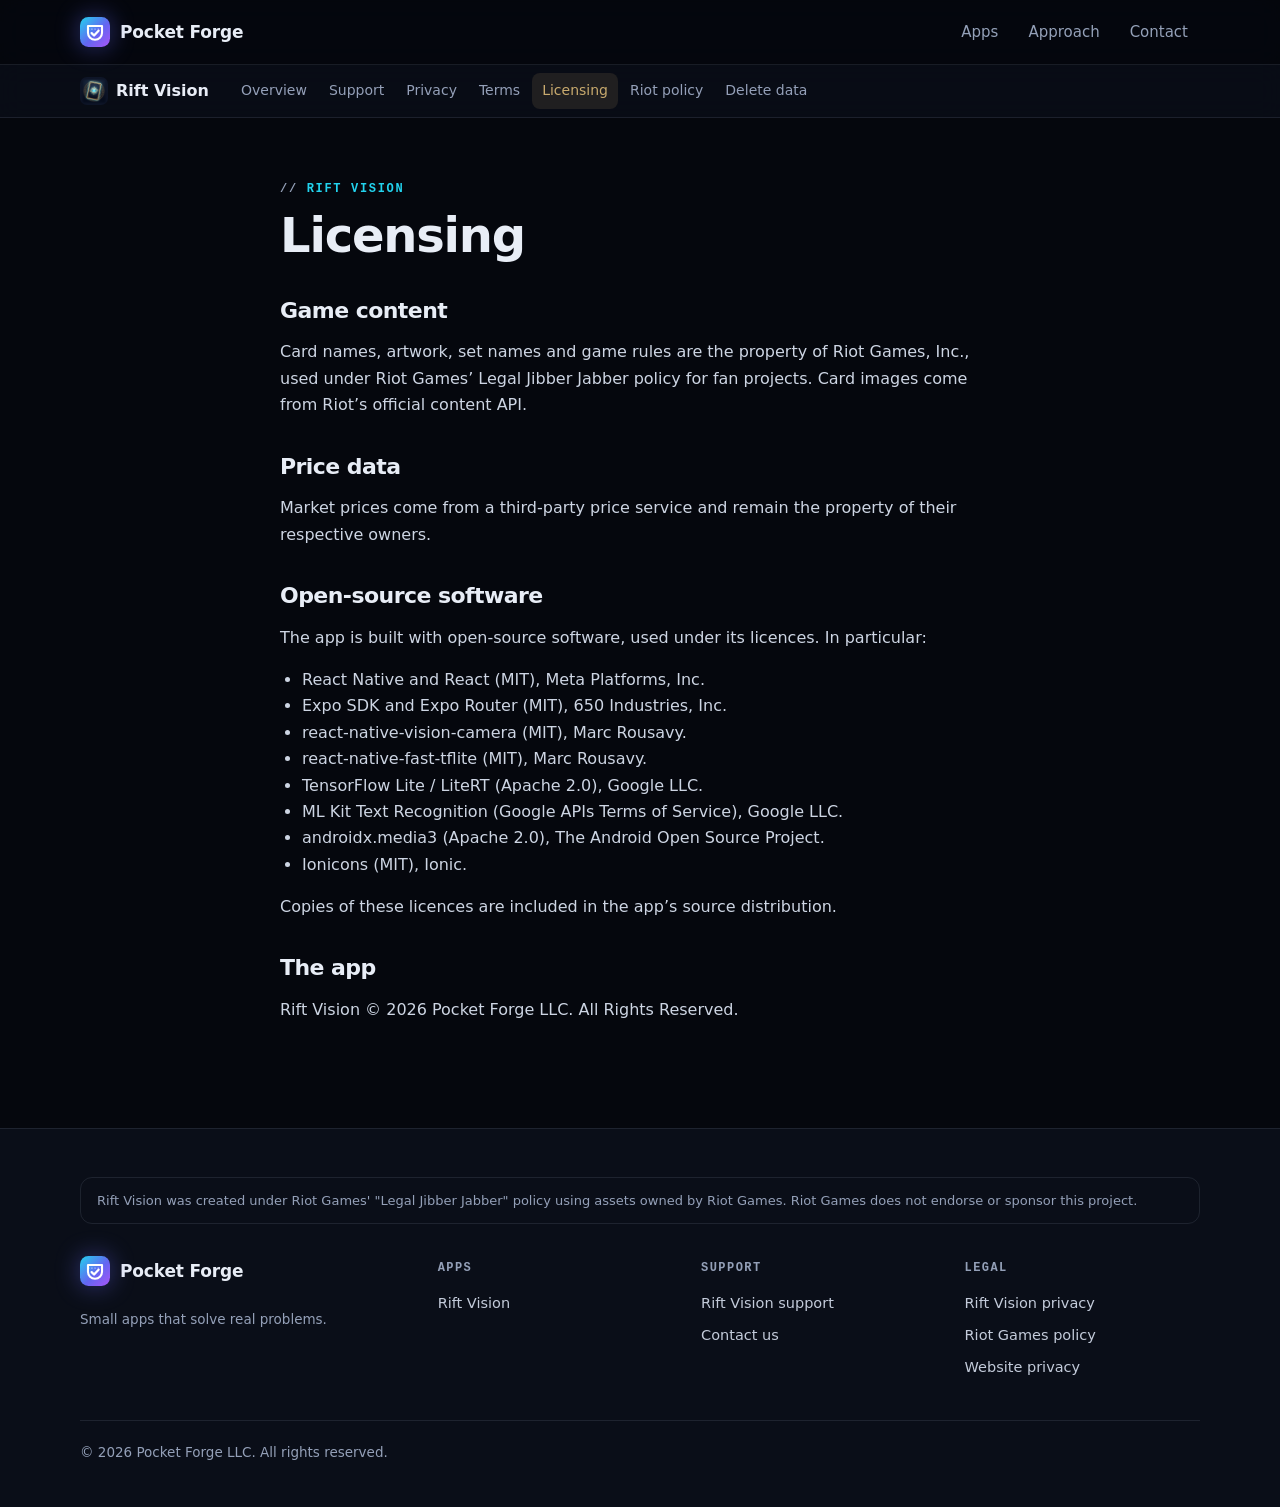
<file: rift-vision/licenses/index.html>
<!doctype html>
<html lang="en">
<head>
<meta charset="utf-8">
<meta name="viewport" content="width=device-width,initial-scale=1">
<title>Licensing · Rift Vision · Pocket Forge</title>
<meta name="description" content="Rift Vision licensing.">
<link rel="canonical" href="https://pocketforgelabs.com/rift-vision/licenses/">
<meta property="og:title" content="Licensing · Rift Vision · Pocket Forge">
<meta property="og:description" content="Rift Vision licensing.">
<meta property="og:url" content="https://pocketforgelabs.com/rift-vision/licenses/">
<meta property="og:type" content="website">
<meta name="color-scheme" content="dark light">
<link rel="icon" href="/favicon.svg" type="image/svg+xml">
<link rel="stylesheet" href="/assets/site.css">
</head>
<body style="--accent:#C8AA6E">
<a class="skip" href="#main">Skip to content</a>
<header class="top">
  <div class="wrap bar">
    <a class="brand" href="/"><svg class="logo" viewBox="0 0 32 32" width="32" height="32" aria-hidden="true"><defs><linearGradient id="lg" x1="0" y1="0" x2="1" y2="1"><stop offset="0" stop-color="#22D3EE"/><stop offset=".55" stop-color="#6366F1"/><stop offset="1" stop-color="#A855F7"/></linearGradient></defs><rect width="32" height="32" rx="9" fill="url(#lg)"/><path d="M8.5 9.5h15v7.25a7.5 7.5 0 0 1-15 0z" fill="none" stroke="#fff" stroke-width="2.2" stroke-linejoin="round"/><path d="M8.5 13h15" stroke="#fff" stroke-opacity=".45" stroke-width="1.4" stroke-dasharray="1.6 1.8"/><path d="M12.4 17.2l2.6 2.6 4.8-5.2" fill="none" stroke="#fff" stroke-width="2.4" stroke-linecap="round" stroke-linejoin="round"/></svg><span>Pocket Forge</span></a>
    <nav class="menu" aria-label="Main">
      <a href="/#apps">Apps</a>
      <a class="wide-only" href="/#approach">Approach</a>
      <a href="/contact/">Contact</a>
    </nav>
  </div>
</header>
<main id="main">
<div class="subnav"><div class="wrap subnav-in"><a class="subnav-brand" href="/rift-vision/"><img src="/assets/rift-vision/icon-256.png" alt="" width="28" height="28">Rift Vision</a><nav aria-label="Rift Vision"><a href="/rift-vision/">Overview</a><a href="/rift-vision/support/">Support</a><a href="/rift-vision/privacy/">Privacy</a><a href="/rift-vision/terms/">Terms</a><a href="/rift-vision/licenses/" aria-current="page">Licensing</a><a href="/rift-vision/riot-policy/">Riot policy</a><a href="/rift-vision/delete-data/">Delete data</a></nav></div></div>
<section class="doc"><div class="wrap narrow">
<span class="eyebrow">Rift Vision</span>
<h1>Licensing</h1>
<h2>Game content</h2><p>Card names, artwork, set names and game rules are the property of Riot Games, Inc., used under Riot Games’ Legal Jibber Jabber policy for fan projects. Card images come from Riot’s official content API.</p>
<h2>Price data</h2><p>Market prices come from a third-party price service and remain the property of their respective owners.</p>
<h2>Open-source software</h2><p>The app is built with open-source software, used under its licences. In particular:</p><ul><li>React Native and React (MIT), Meta Platforms, Inc.</li><li>Expo SDK and Expo Router (MIT), 650 Industries, Inc.</li><li>react-native-vision-camera (MIT), Marc Rousavy.</li><li>react-native-fast-tflite (MIT), Marc Rousavy.</li><li>TensorFlow Lite / LiteRT (Apache 2.0), Google LLC.</li><li>ML Kit Text Recognition (Google APIs Terms of Service), Google LLC.</li><li>androidx.media3 (Apache 2.0), The Android Open Source Project.</li><li>Ionicons (MIT), Ionic.</li></ul><p>Copies of these licences are included in the app’s source distribution.</p>
<h2>The app</h2><p>Rift Vision © 2026 Pocket Forge LLC. All Rights Reserved.</p>
</div></section>
</main>
<footer class="foot">
  <div class="wrap">
    <p class="disclaimer">Rift Vision was created under Riot Games' &quot;Legal Jibber Jabber&quot; policy using assets owned by Riot Games. Riot Games does not endorse or sponsor this project.</p>
    <div class="foot-grid">
      <div>
        <a class="brand" href="/"><svg class="logo" viewBox="0 0 32 32" width="32" height="32" aria-hidden="true"><defs><linearGradient id="lg" x1="0" y1="0" x2="1" y2="1"><stop offset="0" stop-color="#22D3EE"/><stop offset=".55" stop-color="#6366F1"/><stop offset="1" stop-color="#A855F7"/></linearGradient></defs><rect width="32" height="32" rx="9" fill="url(#lg)"/><path d="M8.5 9.5h15v7.25a7.5 7.5 0 0 1-15 0z" fill="none" stroke="#fff" stroke-width="2.2" stroke-linejoin="round"/><path d="M8.5 13h15" stroke="#fff" stroke-opacity=".45" stroke-width="1.4" stroke-dasharray="1.6 1.8"/><path d="M12.4 17.2l2.6 2.6 4.8-5.2" fill="none" stroke="#fff" stroke-width="2.4" stroke-linecap="round" stroke-linejoin="round"/></svg><span>Pocket Forge</span></a>
        <p class="muted small">Small apps that solve real problems.</p>
      </div>
      <div>
        <h4>Apps</h4>
        <a href="/rift-vision/">Rift Vision</a>
      </div>
      <div>
        <h4>Support</h4>
        <a href="/rift-vision/support/">Rift Vision support</a>
        <a href="/contact/">Contact us</a>
      </div>
      <div>
        <h4>Legal</h4>
        <a href="/rift-vision/privacy/">Rift Vision privacy</a>
        <a href="/rift-vision/riot-policy/">Riot Games policy</a>
        <a href="/privacy/">Website privacy</a>
      </div>
    </div>
    <p class="muted small copy">© 2026 Pocket Forge LLC. All rights reserved.</p>
  </div>
</footer>
</body>
</html>
</file>
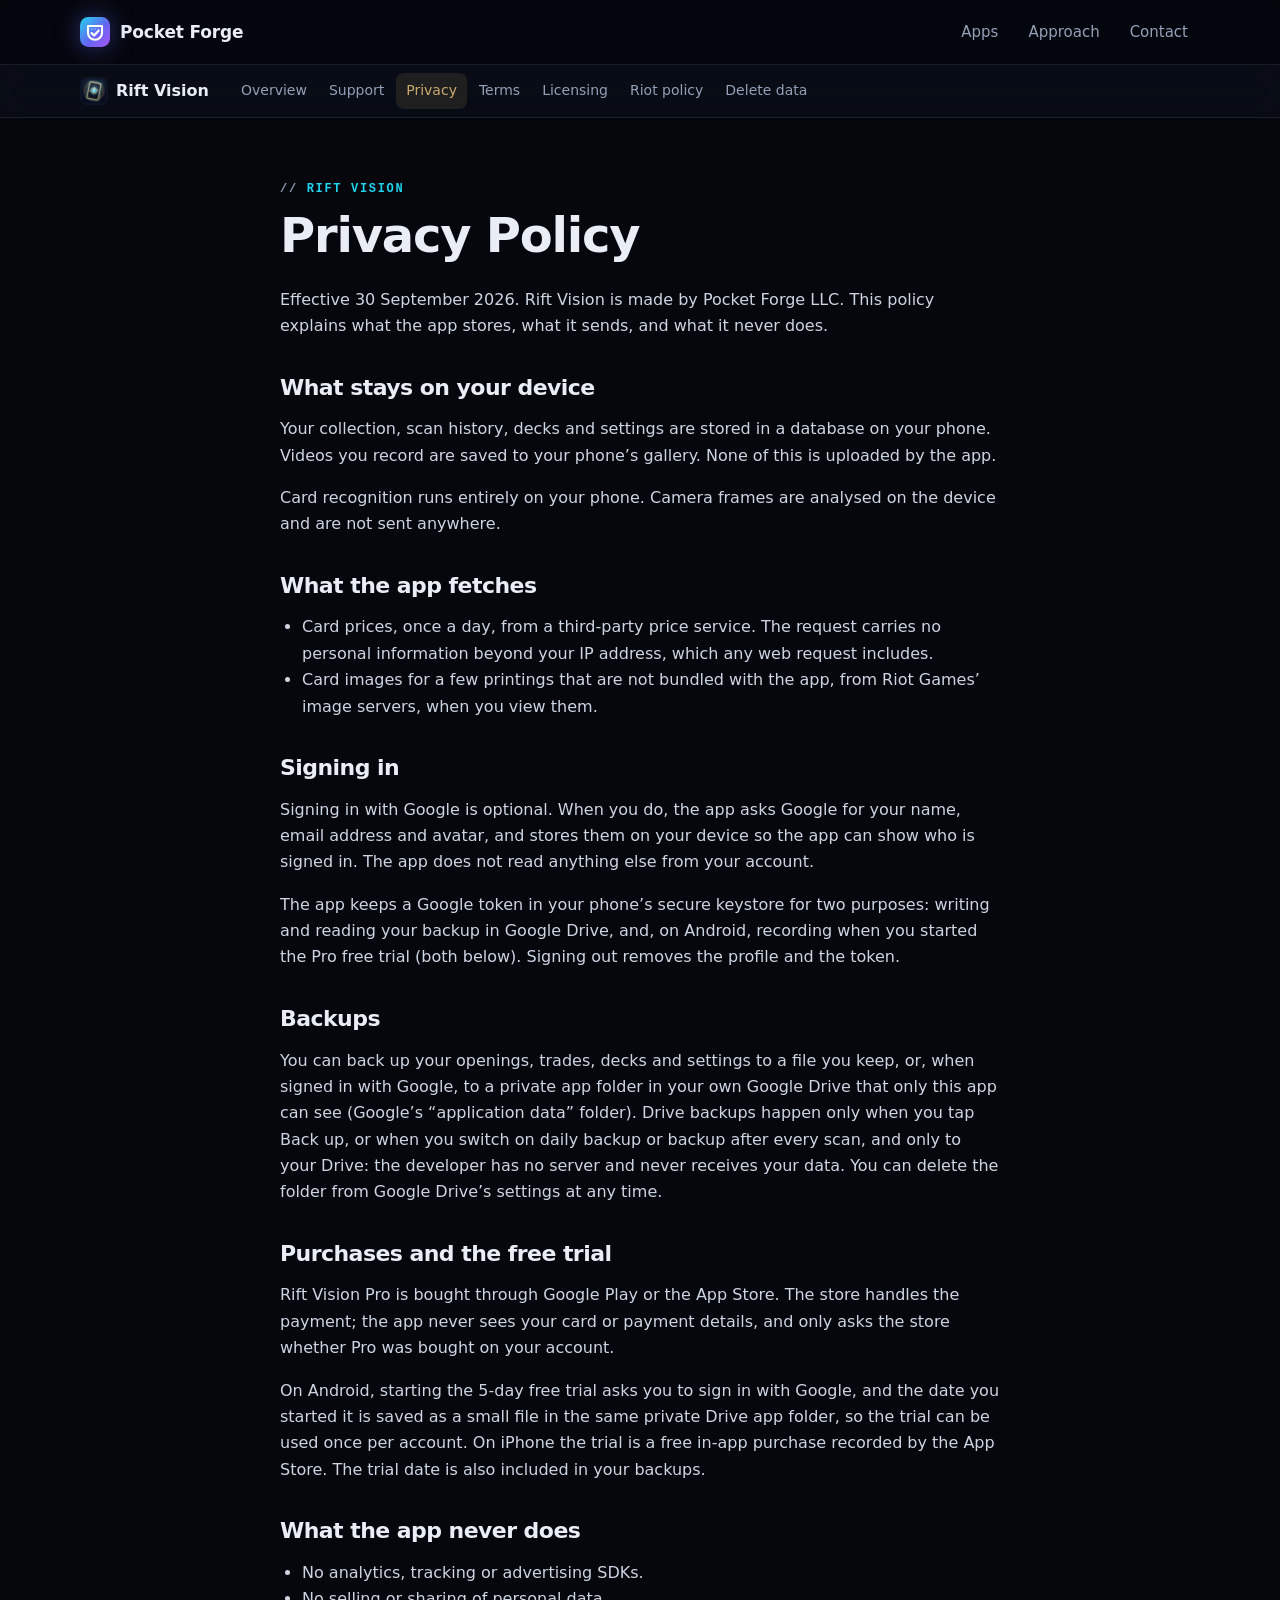
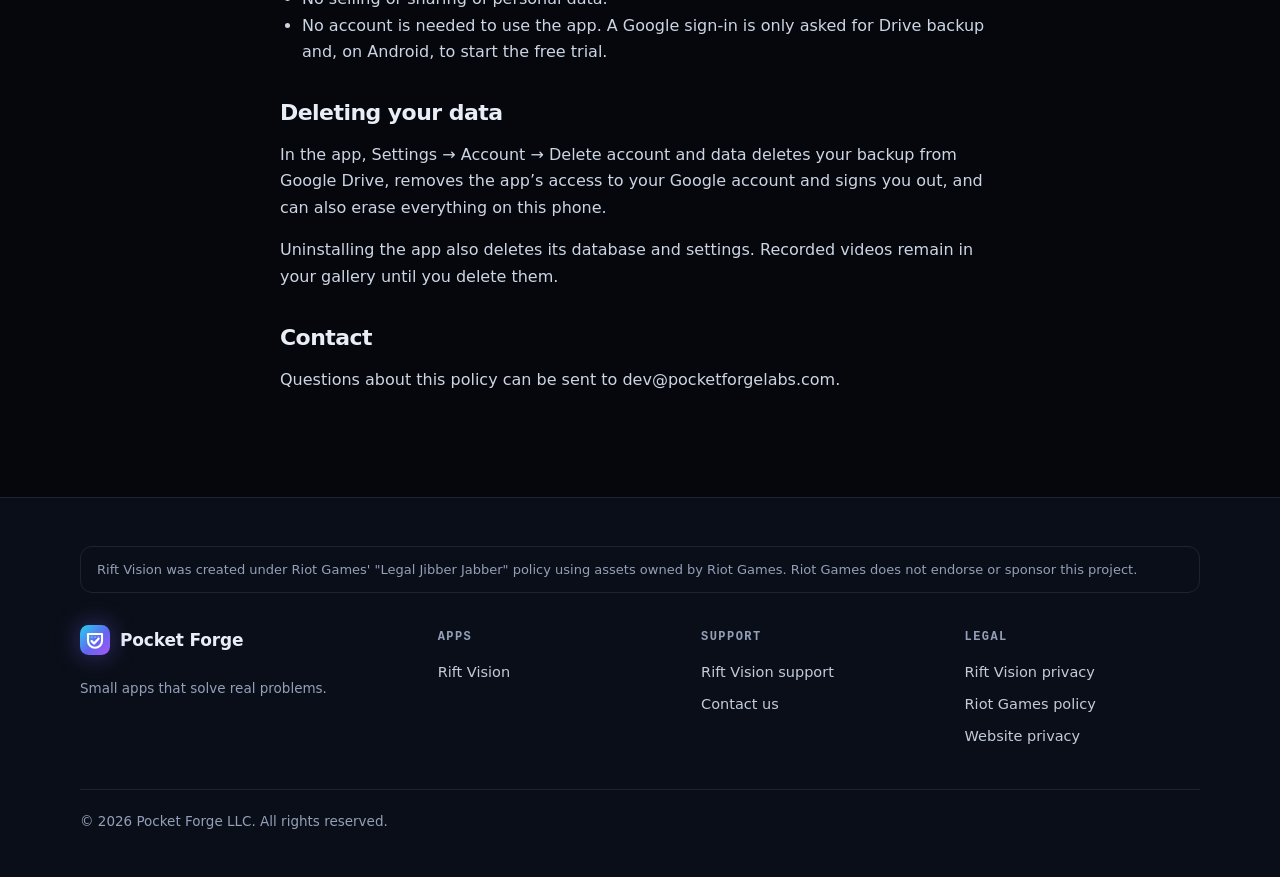
<file: rift-vision/privacy/index.html>
<!doctype html>
<html lang="en">
<head>
<meta charset="utf-8">
<meta name="viewport" content="width=device-width,initial-scale=1">
<title>Privacy Policy · Rift Vision · Pocket Forge</title>
<meta name="description" content="Rift Vision privacy policy.">
<link rel="canonical" href="https://pocketforgelabs.com/rift-vision/privacy/">
<meta property="og:title" content="Privacy Policy · Rift Vision · Pocket Forge">
<meta property="og:description" content="Rift Vision privacy policy.">
<meta property="og:url" content="https://pocketforgelabs.com/rift-vision/privacy/">
<meta property="og:type" content="website">
<meta name="color-scheme" content="dark light">
<link rel="icon" href="/favicon.svg" type="image/svg+xml">
<link rel="stylesheet" href="/assets/site.css">
</head>
<body style="--accent:#C8AA6E">
<a class="skip" href="#main">Skip to content</a>
<header class="top">
  <div class="wrap bar">
    <a class="brand" href="/"><svg class="logo" viewBox="0 0 32 32" width="32" height="32" aria-hidden="true"><defs><linearGradient id="lg" x1="0" y1="0" x2="1" y2="1"><stop offset="0" stop-color="#22D3EE"/><stop offset=".55" stop-color="#6366F1"/><stop offset="1" stop-color="#A855F7"/></linearGradient></defs><rect width="32" height="32" rx="9" fill="url(#lg)"/><path d="M8.5 9.5h15v7.25a7.5 7.5 0 0 1-15 0z" fill="none" stroke="#fff" stroke-width="2.2" stroke-linejoin="round"/><path d="M8.5 13h15" stroke="#fff" stroke-opacity=".45" stroke-width="1.4" stroke-dasharray="1.6 1.8"/><path d="M12.4 17.2l2.6 2.6 4.8-5.2" fill="none" stroke="#fff" stroke-width="2.4" stroke-linecap="round" stroke-linejoin="round"/></svg><span>Pocket Forge</span></a>
    <nav class="menu" aria-label="Main">
      <a href="/#apps">Apps</a>
      <a class="wide-only" href="/#approach">Approach</a>
      <a href="/contact/">Contact</a>
    </nav>
  </div>
</header>
<main id="main">
<div class="subnav"><div class="wrap subnav-in"><a class="subnav-brand" href="/rift-vision/"><img src="/assets/rift-vision/icon-256.png" alt="" width="28" height="28">Rift Vision</a><nav aria-label="Rift Vision"><a href="/rift-vision/">Overview</a><a href="/rift-vision/support/">Support</a><a href="/rift-vision/privacy/" aria-current="page">Privacy</a><a href="/rift-vision/terms/">Terms</a><a href="/rift-vision/licenses/">Licensing</a><a href="/rift-vision/riot-policy/">Riot policy</a><a href="/rift-vision/delete-data/">Delete data</a></nav></div></div>
<section class="doc"><div class="wrap narrow">
<span class="eyebrow">Rift Vision</span>
<h1>Privacy Policy</h1>
<p>Effective 30 September 2026. Rift Vision is made by Pocket Forge LLC. This policy explains what the app stores, what it sends, and what it never does.</p>
<h2>What stays on your device</h2><p>Your collection, scan history, decks and settings are stored in a database on your phone. Videos you record are saved to your phone’s gallery. None of this is uploaded by the app.</p><p>Card recognition runs entirely on your phone. Camera frames are analysed on the device and are not sent anywhere.</p>
<h2>What the app fetches</h2><ul><li>Card prices, once a day, from a third-party price service. The request carries no personal information beyond your IP address, which any web request includes.</li><li>Card images for a few printings that are not bundled with the app, from Riot Games’ image servers, when you view them.</li></ul>
<h2>Signing in</h2><p>Signing in with Google is optional. When you do, the app asks Google for your name, email address and avatar, and stores them on your device so the app can show who is signed in. The app does not read anything else from your account.</p><p>The app keeps a Google token in your phone’s secure keystore for two purposes: writing and reading your backup in Google Drive, and, on Android, recording when you started the Pro free trial (both below). Signing out removes the profile and the token.</p>
<h2>Backups</h2><p>You can back up your openings, trades, decks and settings to a file you keep, or, when signed in with Google, to a private app folder in your own Google Drive that only this app can see (Google’s “application data” folder). Drive backups happen only when you tap Back up, or when you switch on daily backup or backup after every scan, and only to your Drive: the developer has no server and never receives your data. You can delete the folder from Google Drive’s settings at any time.</p>
<h2>Purchases and the free trial</h2><p>Rift Vision Pro is bought through Google Play or the App Store. The store handles the payment; the app never sees your card or payment details, and only asks the store whether Pro was bought on your account.</p><p>On Android, starting the 5-day free trial asks you to sign in with Google, and the date you started it is saved as a small file in the same private Drive app folder, so the trial can be used once per account. On iPhone the trial is a free in-app purchase recorded by the App Store. The trial date is also included in your backups.</p>
<h2>What the app never does</h2><ul><li>No analytics, tracking or advertising SDKs.</li><li>No selling or sharing of personal data.</li><li>No account is needed to use the app. A Google sign-in is only asked for Drive backup and, on Android, to start the free trial.</li></ul>
<h2>Deleting your data</h2><p>In the app, Settings → Account → Delete account and data deletes your backup from Google Drive, removes the app’s access to your Google account and signs you out, and can also erase everything on this phone.</p><p>Uninstalling the app also deletes its database and settings. Recorded videos remain in your gallery until you delete them.</p>
<h2>Contact</h2><p>Questions about this policy can be sent to dev@pocketforgelabs.com.</p>
</div></section>
</main>
<footer class="foot">
  <div class="wrap">
    <p class="disclaimer">Rift Vision was created under Riot Games' &quot;Legal Jibber Jabber&quot; policy using assets owned by Riot Games. Riot Games does not endorse or sponsor this project.</p>
    <div class="foot-grid">
      <div>
        <a class="brand" href="/"><svg class="logo" viewBox="0 0 32 32" width="32" height="32" aria-hidden="true"><defs><linearGradient id="lg" x1="0" y1="0" x2="1" y2="1"><stop offset="0" stop-color="#22D3EE"/><stop offset=".55" stop-color="#6366F1"/><stop offset="1" stop-color="#A855F7"/></linearGradient></defs><rect width="32" height="32" rx="9" fill="url(#lg)"/><path d="M8.5 9.5h15v7.25a7.5 7.5 0 0 1-15 0z" fill="none" stroke="#fff" stroke-width="2.2" stroke-linejoin="round"/><path d="M8.5 13h15" stroke="#fff" stroke-opacity=".45" stroke-width="1.4" stroke-dasharray="1.6 1.8"/><path d="M12.4 17.2l2.6 2.6 4.8-5.2" fill="none" stroke="#fff" stroke-width="2.4" stroke-linecap="round" stroke-linejoin="round"/></svg><span>Pocket Forge</span></a>
        <p class="muted small">Small apps that solve real problems.</p>
      </div>
      <div>
        <h4>Apps</h4>
        <a href="/rift-vision/">Rift Vision</a>
      </div>
      <div>
        <h4>Support</h4>
        <a href="/rift-vision/support/">Rift Vision support</a>
        <a href="/contact/">Contact us</a>
      </div>
      <div>
        <h4>Legal</h4>
        <a href="/rift-vision/privacy/">Rift Vision privacy</a>
        <a href="/rift-vision/riot-policy/">Riot Games policy</a>
        <a href="/privacy/">Website privacy</a>
      </div>
    </div>
    <p class="muted small copy">© 2026 Pocket Forge LLC. All rights reserved.</p>
  </div>
</footer>
</body>
</html>
</file>
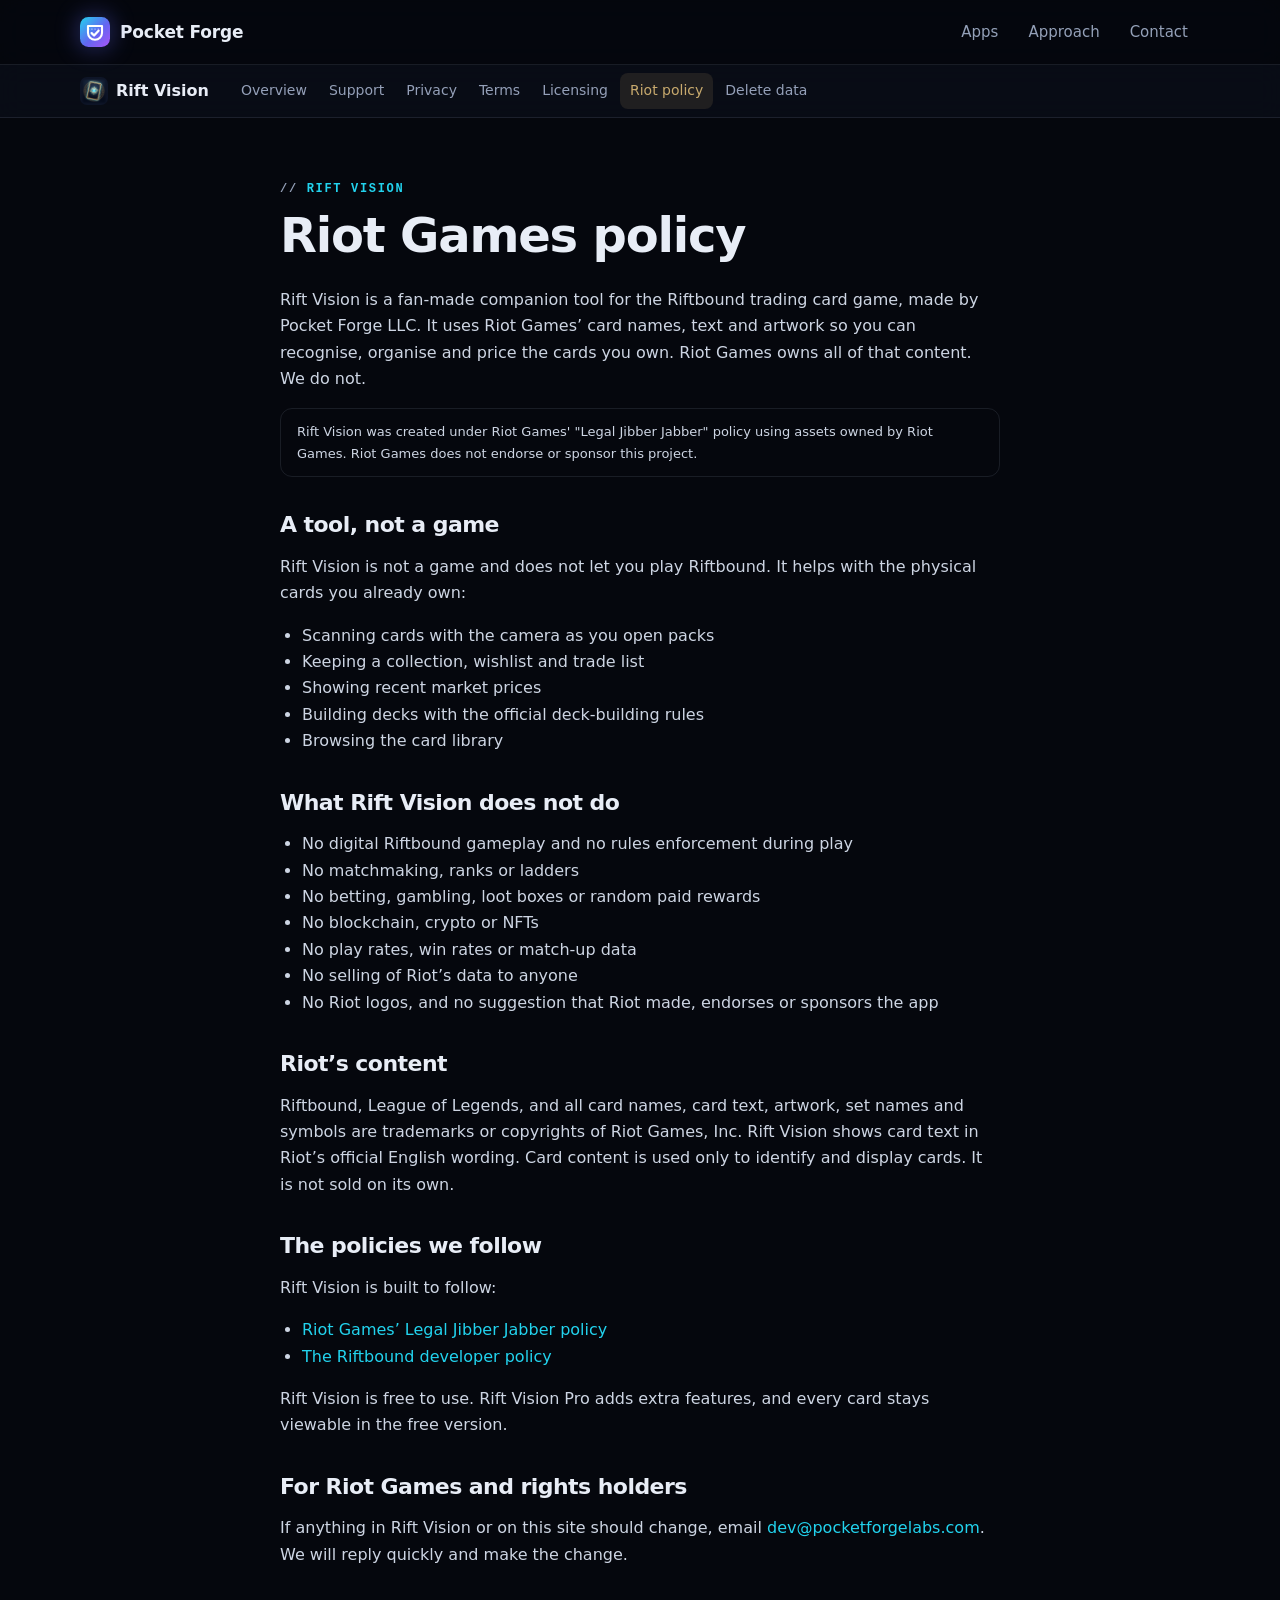
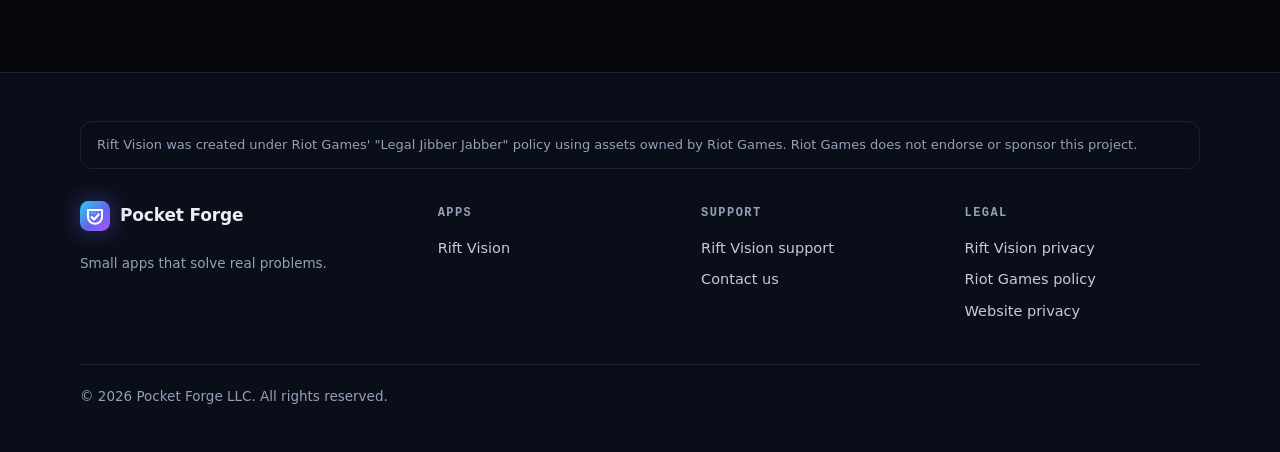
<file: rift-vision/riot-policy/index.html>
<!doctype html>
<html lang="en">
<head>
<meta charset="utf-8">
<meta name="viewport" content="width=device-width,initial-scale=1">
<title>Riot Games policy · Rift Vision · Pocket Forge</title>
<meta name="description" content="How Rift Vision uses Riot Games content: a companion tool for the physical card game, not a game.">
<link rel="canonical" href="https://pocketforgelabs.com/rift-vision/riot-policy/">
<meta property="og:title" content="Riot Games policy · Rift Vision · Pocket Forge">
<meta property="og:description" content="How Rift Vision uses Riot Games content: a companion tool for the physical card game, not a game.">
<meta property="og:url" content="https://pocketforgelabs.com/rift-vision/riot-policy/">
<meta property="og:type" content="website">
<meta name="color-scheme" content="dark light">
<link rel="icon" href="/favicon.svg" type="image/svg+xml">
<link rel="stylesheet" href="/assets/site.css">
</head>
<body style="--accent:#C8AA6E">
<a class="skip" href="#main">Skip to content</a>
<header class="top">
  <div class="wrap bar">
    <a class="brand" href="/"><svg class="logo" viewBox="0 0 32 32" width="32" height="32" aria-hidden="true"><defs><linearGradient id="lg" x1="0" y1="0" x2="1" y2="1"><stop offset="0" stop-color="#22D3EE"/><stop offset=".55" stop-color="#6366F1"/><stop offset="1" stop-color="#A855F7"/></linearGradient></defs><rect width="32" height="32" rx="9" fill="url(#lg)"/><path d="M8.5 9.5h15v7.25a7.5 7.5 0 0 1-15 0z" fill="none" stroke="#fff" stroke-width="2.2" stroke-linejoin="round"/><path d="M8.5 13h15" stroke="#fff" stroke-opacity=".45" stroke-width="1.4" stroke-dasharray="1.6 1.8"/><path d="M12.4 17.2l2.6 2.6 4.8-5.2" fill="none" stroke="#fff" stroke-width="2.4" stroke-linecap="round" stroke-linejoin="round"/></svg><span>Pocket Forge</span></a>
    <nav class="menu" aria-label="Main">
      <a href="/#apps">Apps</a>
      <a class="wide-only" href="/#approach">Approach</a>
      <a href="/contact/">Contact</a>
    </nav>
  </div>
</header>
<main id="main">
<div class="subnav"><div class="wrap subnav-in"><a class="subnav-brand" href="/rift-vision/"><img src="/assets/rift-vision/icon-256.png" alt="" width="28" height="28">Rift Vision</a><nav aria-label="Rift Vision"><a href="/rift-vision/">Overview</a><a href="/rift-vision/support/">Support</a><a href="/rift-vision/privacy/">Privacy</a><a href="/rift-vision/terms/">Terms</a><a href="/rift-vision/licenses/">Licensing</a><a href="/rift-vision/riot-policy/" aria-current="page">Riot policy</a><a href="/rift-vision/delete-data/">Delete data</a></nav></div></div>
<section class="doc"><div class="wrap narrow">
<span class="eyebrow">Rift Vision</span>
<h1>Riot Games policy</h1>
<p>Rift Vision is a fan-made companion tool for the Riftbound trading card game, made by Pocket Forge LLC. It uses Riot Games’ card names, text and artwork so you can recognise, organise and price the cards you own. Riot Games owns all of that content. We do not.</p>
<p class="disclaimer">Rift Vision was created under Riot Games' &quot;Legal Jibber Jabber&quot; policy using assets owned by Riot Games. Riot Games does not endorse or sponsor this project.</p>
<h2>A tool, not a game</h2><p>Rift Vision is not a game and does not let you play Riftbound. It helps with the physical cards you already own:</p><ul><li>Scanning cards with the camera as you open packs</li><li>Keeping a collection, wishlist and trade list</li><li>Showing recent market prices</li><li>Building decks with the official deck-building rules</li><li>Browsing the card library</li></ul>
<h2>What Rift Vision does not do</h2><ul><li>No digital Riftbound gameplay and no rules enforcement during play</li><li>No matchmaking, ranks or ladders</li><li>No betting, gambling, loot boxes or random paid rewards</li><li>No blockchain, crypto or NFTs</li><li>No play rates, win rates or match-up data</li><li>No selling of Riot’s data to anyone</li><li>No Riot logos, and no suggestion that Riot made, endorses or sponsors the app</li></ul>
<h2>Riot’s content</h2><p>Riftbound, League of Legends, and all card names, card text, artwork, set names and symbols are trademarks or copyrights of Riot Games, Inc. Rift Vision shows card text in Riot’s official English wording. Card content is used only to identify and display cards. It is not sold on its own.</p>
<h2>The policies we follow</h2><p>Rift Vision is built to follow:</p><ul><li><a href="https://www.riotgames.com/en/legal">Riot Games’ Legal Jibber Jabber policy</a></li><li><a href="https://developer.riotgames.com/policies/riftbound">The Riftbound developer policy</a></li></ul><p>Rift Vision is free to use. Rift Vision Pro adds extra features, and every card stays viewable in the free version.</p>
<h2>For Riot Games and rights holders</h2><p>If anything in Rift Vision or on this site should change, email <a href="mailto:dev@pocketforgelabs.com">dev@pocketforgelabs.com</a>. We will reply quickly and make the change.</p>
</div></section>
</main>
<footer class="foot">
  <div class="wrap">
    <p class="disclaimer">Rift Vision was created under Riot Games' &quot;Legal Jibber Jabber&quot; policy using assets owned by Riot Games. Riot Games does not endorse or sponsor this project.</p>
    <div class="foot-grid">
      <div>
        <a class="brand" href="/"><svg class="logo" viewBox="0 0 32 32" width="32" height="32" aria-hidden="true"><defs><linearGradient id="lg" x1="0" y1="0" x2="1" y2="1"><stop offset="0" stop-color="#22D3EE"/><stop offset=".55" stop-color="#6366F1"/><stop offset="1" stop-color="#A855F7"/></linearGradient></defs><rect width="32" height="32" rx="9" fill="url(#lg)"/><path d="M8.5 9.5h15v7.25a7.5 7.5 0 0 1-15 0z" fill="none" stroke="#fff" stroke-width="2.2" stroke-linejoin="round"/><path d="M8.5 13h15" stroke="#fff" stroke-opacity=".45" stroke-width="1.4" stroke-dasharray="1.6 1.8"/><path d="M12.4 17.2l2.6 2.6 4.8-5.2" fill="none" stroke="#fff" stroke-width="2.4" stroke-linecap="round" stroke-linejoin="round"/></svg><span>Pocket Forge</span></a>
        <p class="muted small">Small apps that solve real problems.</p>
      </div>
      <div>
        <h4>Apps</h4>
        <a href="/rift-vision/">Rift Vision</a>
      </div>
      <div>
        <h4>Support</h4>
        <a href="/rift-vision/support/">Rift Vision support</a>
        <a href="/contact/">Contact us</a>
      </div>
      <div>
        <h4>Legal</h4>
        <a href="/rift-vision/privacy/">Rift Vision privacy</a>
        <a href="/rift-vision/riot-policy/">Riot Games policy</a>
        <a href="/privacy/">Website privacy</a>
      </div>
    </div>
    <p class="muted small copy">© 2026 Pocket Forge LLC. All rights reserved.</p>
  </div>
</footer>
</body>
</html>
</file>
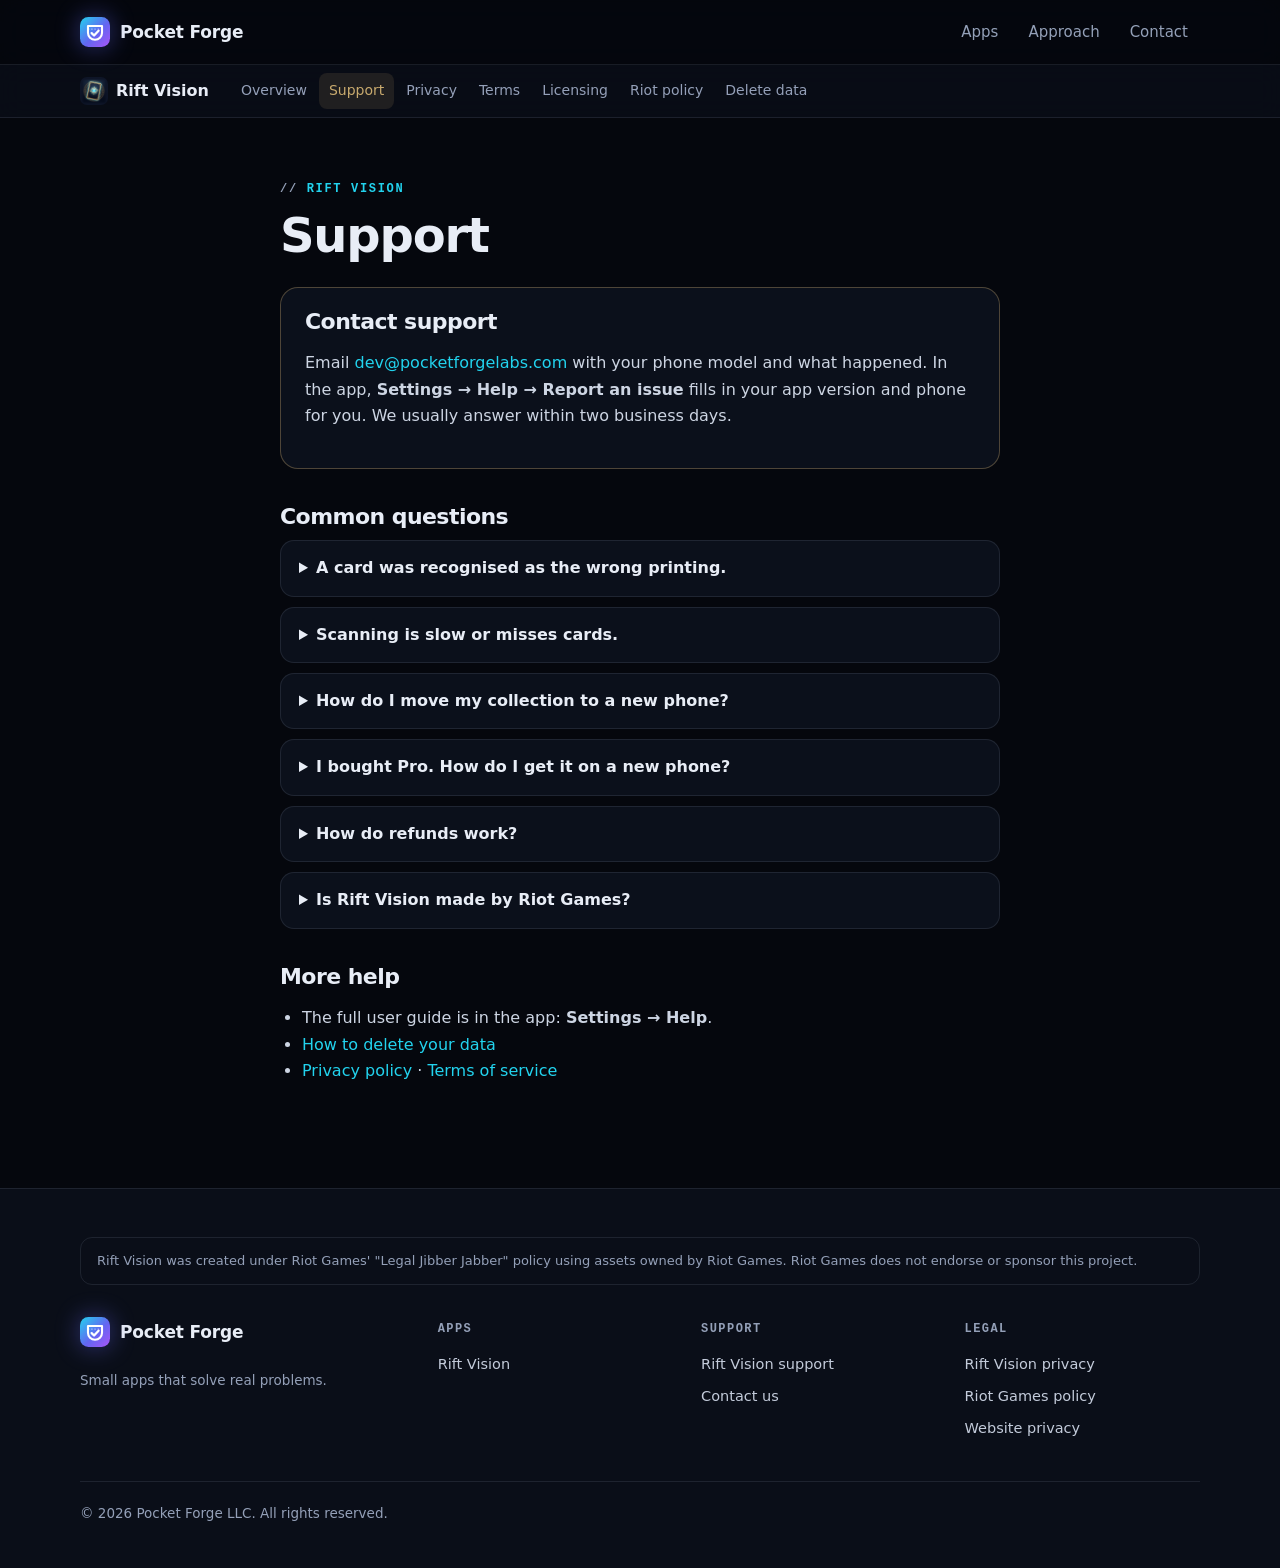
<file: rift-vision/support/index.html>
<!doctype html>
<html lang="en">
<head>
<meta charset="utf-8">
<meta name="viewport" content="width=device-width,initial-scale=1">
<title>Support · Rift Vision · Pocket Forge</title>
<meta name="description" content="Help and contact for Rift Vision.">
<link rel="canonical" href="https://pocketforgelabs.com/rift-vision/support/">
<meta property="og:title" content="Support · Rift Vision · Pocket Forge">
<meta property="og:description" content="Help and contact for Rift Vision.">
<meta property="og:url" content="https://pocketforgelabs.com/rift-vision/support/">
<meta property="og:type" content="website">
<meta name="color-scheme" content="dark light">
<link rel="icon" href="/favicon.svg" type="image/svg+xml">
<link rel="stylesheet" href="/assets/site.css">
</head>
<body style="--accent:#C8AA6E">
<a class="skip" href="#main">Skip to content</a>
<header class="top">
  <div class="wrap bar">
    <a class="brand" href="/"><svg class="logo" viewBox="0 0 32 32" width="32" height="32" aria-hidden="true"><defs><linearGradient id="lg" x1="0" y1="0" x2="1" y2="1"><stop offset="0" stop-color="#22D3EE"/><stop offset=".55" stop-color="#6366F1"/><stop offset="1" stop-color="#A855F7"/></linearGradient></defs><rect width="32" height="32" rx="9" fill="url(#lg)"/><path d="M8.5 9.5h15v7.25a7.5 7.5 0 0 1-15 0z" fill="none" stroke="#fff" stroke-width="2.2" stroke-linejoin="round"/><path d="M8.5 13h15" stroke="#fff" stroke-opacity=".45" stroke-width="1.4" stroke-dasharray="1.6 1.8"/><path d="M12.4 17.2l2.6 2.6 4.8-5.2" fill="none" stroke="#fff" stroke-width="2.4" stroke-linecap="round" stroke-linejoin="round"/></svg><span>Pocket Forge</span></a>
    <nav class="menu" aria-label="Main">
      <a href="/#apps">Apps</a>
      <a class="wide-only" href="/#approach">Approach</a>
      <a href="/contact/">Contact</a>
    </nav>
  </div>
</header>
<main id="main">
<div class="subnav"><div class="wrap subnav-in"><a class="subnav-brand" href="/rift-vision/"><img src="/assets/rift-vision/icon-256.png" alt="" width="28" height="28">Rift Vision</a><nav aria-label="Rift Vision"><a href="/rift-vision/">Overview</a><a href="/rift-vision/support/" aria-current="page">Support</a><a href="/rift-vision/privacy/">Privacy</a><a href="/rift-vision/terms/">Terms</a><a href="/rift-vision/licenses/">Licensing</a><a href="/rift-vision/riot-policy/">Riot policy</a><a href="/rift-vision/delete-data/">Delete data</a></nav></div></div>
<section class="doc"><div class="wrap narrow">
<span class="eyebrow">Rift Vision</span>
<h1>Support</h1>

<div class="callout"><h2>Contact support</h2><p>Email <a href="mailto:dev@pocketforgelabs.com">dev@pocketforgelabs.com</a> with your phone model and what happened. In the app, <b>Settings → Help → Report an issue</b> fills in your app version and phone for you. We usually answer within two business days.</p></div>
<h2>Common questions</h2>
<details><summary>A card was recognised as the wrong printing.</summary><p>Hold the card still with its bottom-left corner in view: the collector number decides between printings that share their art. Tap the card in the tray to fix it by hand, or use Settings → Help → Report an issue so we can improve the scanner.</p></details>
<details><summary>Scanning is slow or misses cards.</summary><p>Scan in a well-lit room: dim light is the most common cause. Keep the card inside the gold frame, use the 0.6x zoom close to the card, and tilt foils slightly to avoid glare.</p></details>
<details><summary>How do I move my collection to a new phone?</summary><p>Make a backup in Settings → Backup (a file, or Google Drive with Pro), install Rift Vision on the new phone and restore it there. Videos stay in the old phone’s gallery.</p></details>
<details><summary>I bought Pro. How do I get it on a new phone?</summary><p>Sign in to the same Google Play or Apple account, open Settings in the app and tap Restore purchase.</p></details>
<details><summary>How do refunds work?</summary><p>Purchases are handled by Google Play or the App Store. Request a refund from the store you bought through, under its refund policy.</p></details>
<details><summary>Is Rift Vision made by Riot Games?</summary><p>No. It is an independent fan-made tool, not affiliated with or endorsed by Riot Games.</p></details>
<h2>More help</h2>
<ul><li>The full user guide is in the app: <b>Settings → Help</b>.</li><li><a href="/rift-vision/delete-data/">How to delete your data</a></li><li><a href="/rift-vision/privacy/">Privacy policy</a> · <a href="/rift-vision/terms/">Terms of service</a></li></ul>
</div></section>
</main>
<footer class="foot">
  <div class="wrap">
    <p class="disclaimer">Rift Vision was created under Riot Games' &quot;Legal Jibber Jabber&quot; policy using assets owned by Riot Games. Riot Games does not endorse or sponsor this project.</p>
    <div class="foot-grid">
      <div>
        <a class="brand" href="/"><svg class="logo" viewBox="0 0 32 32" width="32" height="32" aria-hidden="true"><defs><linearGradient id="lg" x1="0" y1="0" x2="1" y2="1"><stop offset="0" stop-color="#22D3EE"/><stop offset=".55" stop-color="#6366F1"/><stop offset="1" stop-color="#A855F7"/></linearGradient></defs><rect width="32" height="32" rx="9" fill="url(#lg)"/><path d="M8.5 9.5h15v7.25a7.5 7.5 0 0 1-15 0z" fill="none" stroke="#fff" stroke-width="2.2" stroke-linejoin="round"/><path d="M8.5 13h15" stroke="#fff" stroke-opacity=".45" stroke-width="1.4" stroke-dasharray="1.6 1.8"/><path d="M12.4 17.2l2.6 2.6 4.8-5.2" fill="none" stroke="#fff" stroke-width="2.4" stroke-linecap="round" stroke-linejoin="round"/></svg><span>Pocket Forge</span></a>
        <p class="muted small">Small apps that solve real problems.</p>
      </div>
      <div>
        <h4>Apps</h4>
        <a href="/rift-vision/">Rift Vision</a>
      </div>
      <div>
        <h4>Support</h4>
        <a href="/rift-vision/support/">Rift Vision support</a>
        <a href="/contact/">Contact us</a>
      </div>
      <div>
        <h4>Legal</h4>
        <a href="/rift-vision/privacy/">Rift Vision privacy</a>
        <a href="/rift-vision/riot-policy/">Riot Games policy</a>
        <a href="/privacy/">Website privacy</a>
      </div>
    </div>
    <p class="muted small copy">© 2026 Pocket Forge LLC. All rights reserved.</p>
  </div>
</footer>
</body>
</html>
</file>
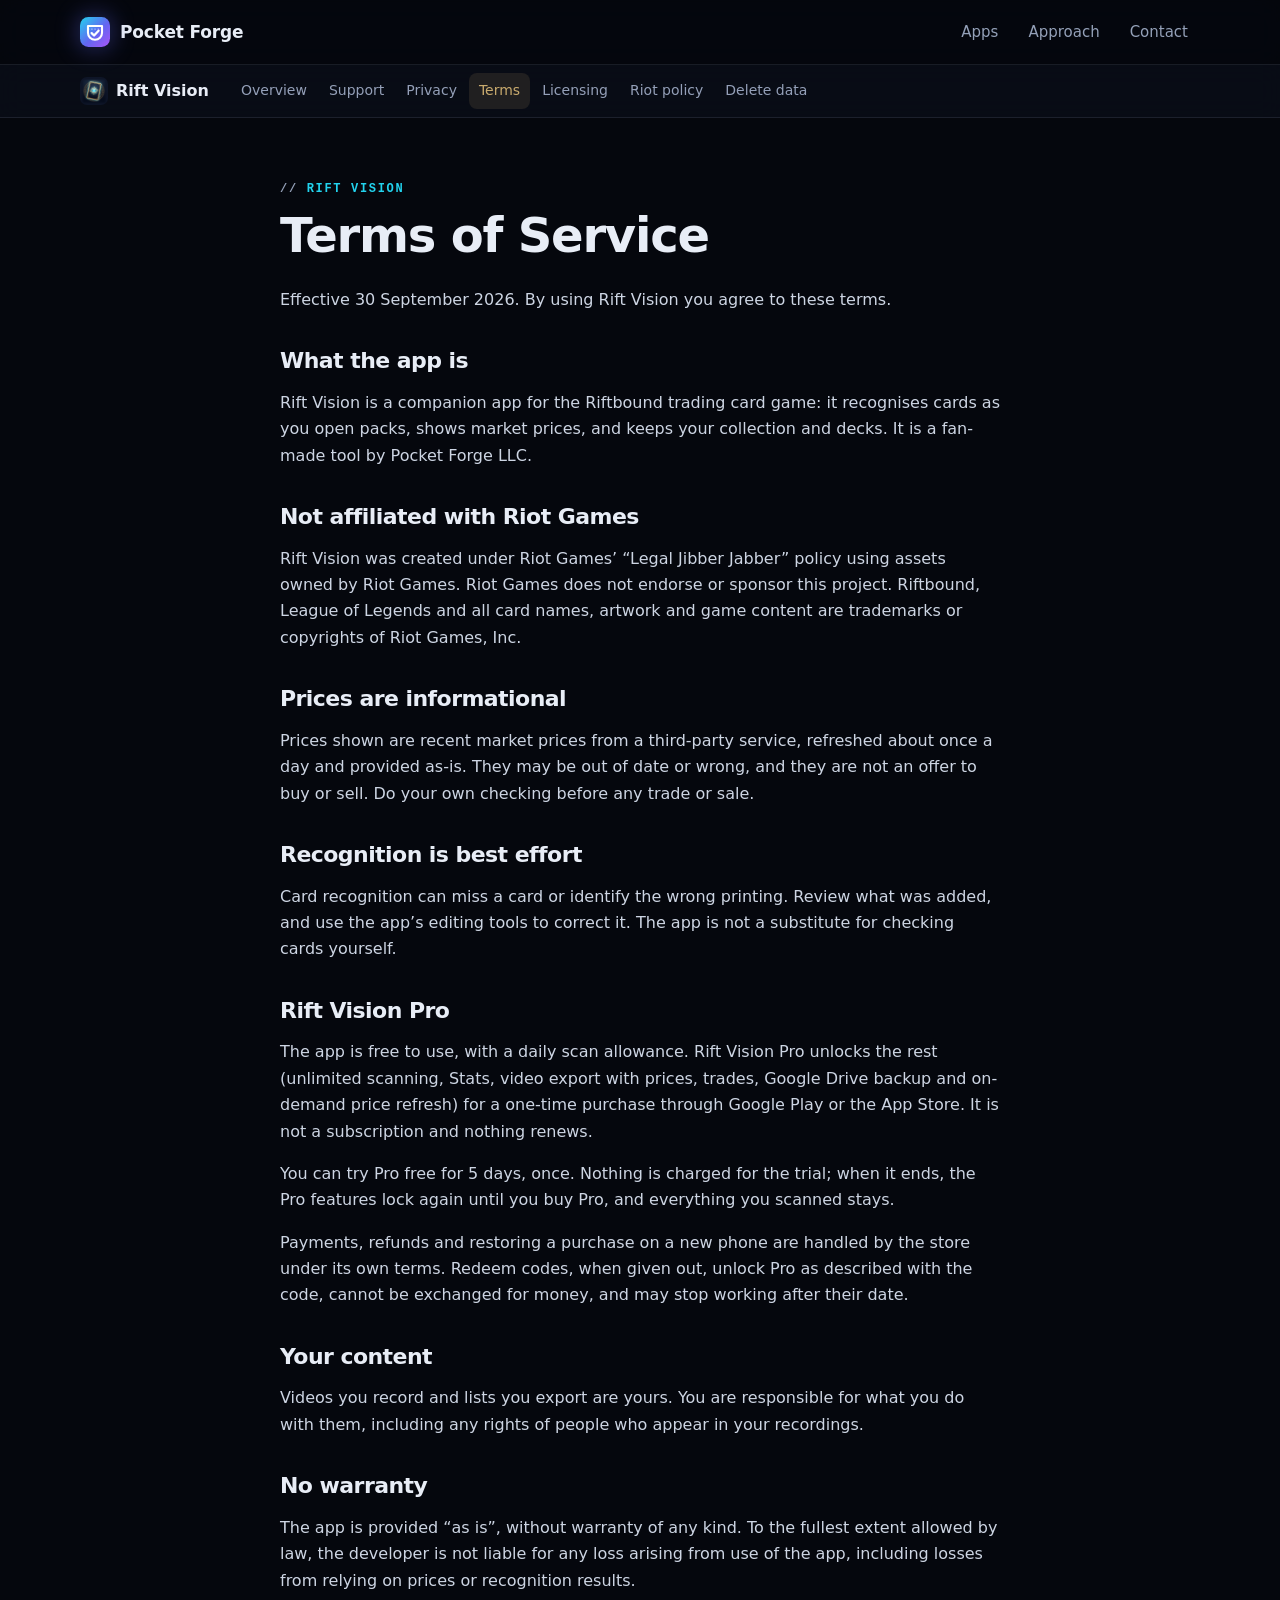
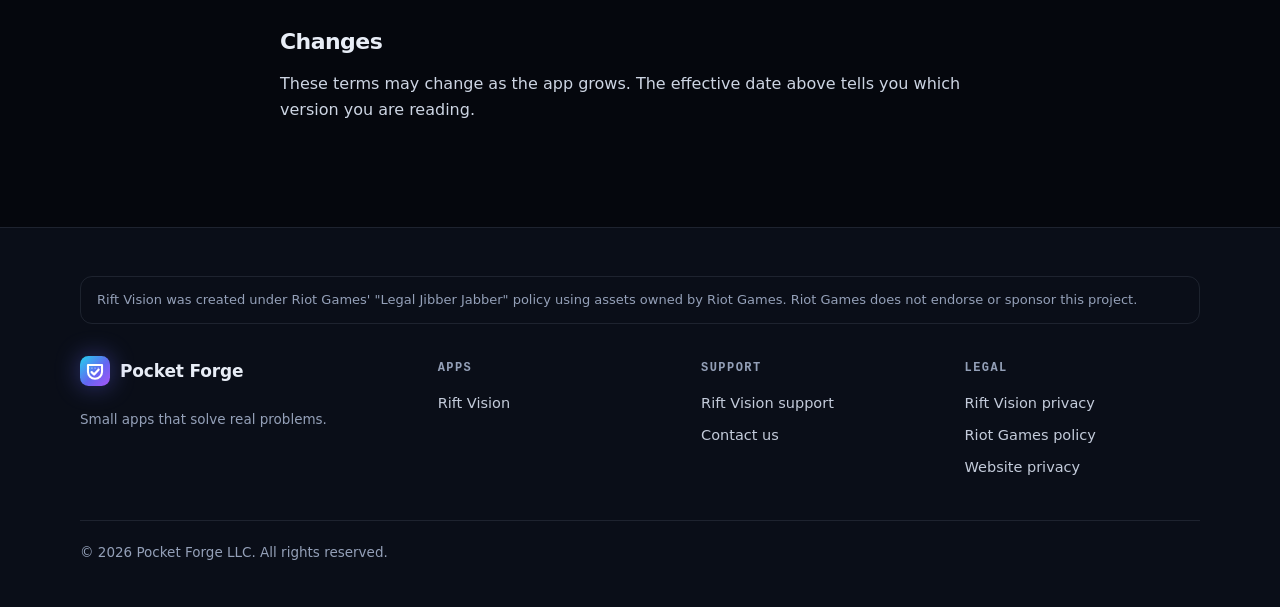
<file: rift-vision/terms/index.html>
<!doctype html>
<html lang="en">
<head>
<meta charset="utf-8">
<meta name="viewport" content="width=device-width,initial-scale=1">
<title>Terms of Service · Rift Vision · Pocket Forge</title>
<meta name="description" content="Rift Vision terms of service.">
<link rel="canonical" href="https://pocketforgelabs.com/rift-vision/terms/">
<meta property="og:title" content="Terms of Service · Rift Vision · Pocket Forge">
<meta property="og:description" content="Rift Vision terms of service.">
<meta property="og:url" content="https://pocketforgelabs.com/rift-vision/terms/">
<meta property="og:type" content="website">
<meta name="color-scheme" content="dark light">
<link rel="icon" href="/favicon.svg" type="image/svg+xml">
<link rel="stylesheet" href="/assets/site.css">
</head>
<body style="--accent:#C8AA6E">
<a class="skip" href="#main">Skip to content</a>
<header class="top">
  <div class="wrap bar">
    <a class="brand" href="/"><svg class="logo" viewBox="0 0 32 32" width="32" height="32" aria-hidden="true"><defs><linearGradient id="lg" x1="0" y1="0" x2="1" y2="1"><stop offset="0" stop-color="#22D3EE"/><stop offset=".55" stop-color="#6366F1"/><stop offset="1" stop-color="#A855F7"/></linearGradient></defs><rect width="32" height="32" rx="9" fill="url(#lg)"/><path d="M8.5 9.5h15v7.25a7.5 7.5 0 0 1-15 0z" fill="none" stroke="#fff" stroke-width="2.2" stroke-linejoin="round"/><path d="M8.5 13h15" stroke="#fff" stroke-opacity=".45" stroke-width="1.4" stroke-dasharray="1.6 1.8"/><path d="M12.4 17.2l2.6 2.6 4.8-5.2" fill="none" stroke="#fff" stroke-width="2.4" stroke-linecap="round" stroke-linejoin="round"/></svg><span>Pocket Forge</span></a>
    <nav class="menu" aria-label="Main">
      <a href="/#apps">Apps</a>
      <a class="wide-only" href="/#approach">Approach</a>
      <a href="/contact/">Contact</a>
    </nav>
  </div>
</header>
<main id="main">
<div class="subnav"><div class="wrap subnav-in"><a class="subnav-brand" href="/rift-vision/"><img src="/assets/rift-vision/icon-256.png" alt="" width="28" height="28">Rift Vision</a><nav aria-label="Rift Vision"><a href="/rift-vision/">Overview</a><a href="/rift-vision/support/">Support</a><a href="/rift-vision/privacy/">Privacy</a><a href="/rift-vision/terms/" aria-current="page">Terms</a><a href="/rift-vision/licenses/">Licensing</a><a href="/rift-vision/riot-policy/">Riot policy</a><a href="/rift-vision/delete-data/">Delete data</a></nav></div></div>
<section class="doc"><div class="wrap narrow">
<span class="eyebrow">Rift Vision</span>
<h1>Terms of Service</h1>
<p>Effective 30 September 2026. By using Rift Vision you agree to these terms.</p>
<h2>What the app is</h2><p>Rift Vision is a companion app for the Riftbound trading card game: it recognises cards as you open packs, shows market prices, and keeps your collection and decks. It is a fan-made tool by Pocket Forge LLC.</p>
<h2>Not affiliated with Riot Games</h2><p>Rift Vision was created under Riot Games’ “Legal Jibber Jabber” policy using assets owned by Riot Games. Riot Games does not endorse or sponsor this project. Riftbound, League of Legends and all card names, artwork and game content are trademarks or copyrights of Riot Games, Inc.</p>
<h2>Prices are informational</h2><p>Prices shown are recent market prices from a third-party service, refreshed about once a day and provided as-is. They may be out of date or wrong, and they are not an offer to buy or sell. Do your own checking before any trade or sale.</p>
<h2>Recognition is best effort</h2><p>Card recognition can miss a card or identify the wrong printing. Review what was added, and use the app’s editing tools to correct it. The app is not a substitute for checking cards yourself.</p>
<h2>Rift Vision Pro</h2><p>The app is free to use, with a daily scan allowance. Rift Vision Pro unlocks the rest (unlimited scanning, Stats, video export with prices, trades, Google Drive backup and on-demand price refresh) for a one-time purchase through Google Play or the App Store. It is not a subscription and nothing renews.</p><p>You can try Pro free for 5 days, once. Nothing is charged for the trial; when it ends, the Pro features lock again until you buy Pro, and everything you scanned stays.</p><p>Payments, refunds and restoring a purchase on a new phone are handled by the store under its own terms. Redeem codes, when given out, unlock Pro as described with the code, cannot be exchanged for money, and may stop working after their date.</p>
<h2>Your content</h2><p>Videos you record and lists you export are yours. You are responsible for what you do with them, including any rights of people who appear in your recordings.</p>
<h2>No warranty</h2><p>The app is provided “as is”, without warranty of any kind. To the fullest extent allowed by law, the developer is not liable for any loss arising from use of the app, including losses from relying on prices or recognition results.</p>
<h2>Changes</h2><p>These terms may change as the app grows. The effective date above tells you which version you are reading.</p>
</div></section>
</main>
<footer class="foot">
  <div class="wrap">
    <p class="disclaimer">Rift Vision was created under Riot Games' &quot;Legal Jibber Jabber&quot; policy using assets owned by Riot Games. Riot Games does not endorse or sponsor this project.</p>
    <div class="foot-grid">
      <div>
        <a class="brand" href="/"><svg class="logo" viewBox="0 0 32 32" width="32" height="32" aria-hidden="true"><defs><linearGradient id="lg" x1="0" y1="0" x2="1" y2="1"><stop offset="0" stop-color="#22D3EE"/><stop offset=".55" stop-color="#6366F1"/><stop offset="1" stop-color="#A855F7"/></linearGradient></defs><rect width="32" height="32" rx="9" fill="url(#lg)"/><path d="M8.5 9.5h15v7.25a7.5 7.5 0 0 1-15 0z" fill="none" stroke="#fff" stroke-width="2.2" stroke-linejoin="round"/><path d="M8.5 13h15" stroke="#fff" stroke-opacity=".45" stroke-width="1.4" stroke-dasharray="1.6 1.8"/><path d="M12.4 17.2l2.6 2.6 4.8-5.2" fill="none" stroke="#fff" stroke-width="2.4" stroke-linecap="round" stroke-linejoin="round"/></svg><span>Pocket Forge</span></a>
        <p class="muted small">Small apps that solve real problems.</p>
      </div>
      <div>
        <h4>Apps</h4>
        <a href="/rift-vision/">Rift Vision</a>
      </div>
      <div>
        <h4>Support</h4>
        <a href="/rift-vision/support/">Rift Vision support</a>
        <a href="/contact/">Contact us</a>
      </div>
      <div>
        <h4>Legal</h4>
        <a href="/rift-vision/privacy/">Rift Vision privacy</a>
        <a href="/rift-vision/riot-policy/">Riot Games policy</a>
        <a href="/privacy/">Website privacy</a>
      </div>
    </div>
    <p class="muted small copy">© 2026 Pocket Forge LLC. All rights reserved.</p>
  </div>
</footer>
</body>
</html>
</file>
<file: assets/site.css>
:root{
  --bg:#05070d;--bg2:#0a0e18;--panel:rgba(17,23,38,.62);--panel-solid:#0f1524;--line:rgba(148,163,184,.14);--line2:rgba(148,163,184,.26);
  --text:#e8edf6;--muted:#94a0b8;--cyan:#22d3ee;--indigo:#6366f1;--violet:#a855f7;--accent:#22d3ee;
  --grad:linear-gradient(100deg,#22d3ee 0%,#6366f1 55%,#a855f7 100%);
  --mono:ui-monospace,SFMono-Regular,"JetBrains Mono",Menlo,Consolas,monospace;
  --radius:18px;color-scheme:dark
}
*{box-sizing:border-box}
html{scroll-behavior:smooth;-webkit-text-size-adjust:100%}
body{margin:0;background:var(--bg);color:var(--text);font:16px/1.65 system-ui,-apple-system,"Segoe UI",Roboto,"Helvetica Neue",Arial,sans-serif;-webkit-font-smoothing:antialiased;overflow-x:hidden}
img{max-width:100%;height:auto;display:block}
a{color:var(--cyan);text-decoration:none}a:hover{text-decoration:underline}
.wrap{max-width:1160px;margin:0 auto;padding:0 20px}
.narrow{max-width:760px}
.center{text-align:center}
.muted{color:var(--muted)}.small{font-size:13.5px}
.skip{position:absolute;left:-999px;top:8px;background:var(--panel-solid);padding:8px 12px;border-radius:8px;z-index:10}.skip:focus{left:8px}
:focus-visible{outline:2px solid var(--cyan);outline-offset:3px;border-radius:6px}

/* header */
.top{position:sticky;top:0;z-index:20;backdrop-filter:saturate(160%) blur(14px);-webkit-backdrop-filter:saturate(160%) blur(14px);background:rgba(5,7,13,.72);border-bottom:1px solid var(--line)}
.bar{display:flex;align-items:center;justify-content:space-between;height:64px;gap:16px}
.brand{display:inline-flex;align-items:center;gap:10px;color:var(--text);font-weight:700;letter-spacing:-.01em;font-size:17px}
.brand:hover{text-decoration:none}.brand .logo{width:30px;height:30px;filter:drop-shadow(0 0 12px rgba(99,102,241,.45))}
.menu{display:flex;gap:6px}
.menu a{color:var(--muted);padding:8px 12px;border-radius:10px;font-size:15px}
.menu a:hover{color:var(--text);background:rgba(148,163,184,.08);text-decoration:none}
@media(max-width:520px){.menu .wide-only{display:none}.menu a{padding:8px 9px}.brand span{font-size:16px}}

/* type */
h1,h2,h3{line-height:1.12;letter-spacing:-.025em;margin:0 0 .5em}
h1{font-size:clamp(38px,6.2vw,68px);font-weight:800}
h2{font-size:clamp(26px,3.6vw,38px);font-weight:750}
h3{font-size:19px;font-weight:700;letter-spacing:-.01em}
.lead{font-size:clamp(17px,2vw,20px);color:#c7d0e0;max-width:600px}
.lead-sm{font-size:18px;font-weight:600;margin:.2em 0 .6em}
.grad{background:var(--grad);-webkit-background-clip:text;background-clip:text;color:transparent}
.eyebrow{display:inline-block;font:600 12px/1 var(--mono);letter-spacing:.14em;text-transform:uppercase;color:var(--cyan);margin-bottom:14px}
.eyebrow::before{content:"// ";color:var(--muted)}

/* buttons */
.btn{display:inline-flex;align-items:center;gap:8px;padding:12px 20px;border-radius:12px;font-weight:650;font-size:15px;color:var(--text);background:rgba(148,163,184,.08);border:1px solid var(--line2);transition:transform .15s,border-color .15s,background .15s}
.btn:hover{text-decoration:none;transform:translateY(-1px);border-color:rgba(34,211,238,.6)}
.btn.primary{background:var(--grad);border:0;color:#fff;box-shadow:0 8px 30px -8px rgba(99,102,241,.7)}
.btn.ghost{background:transparent}
.cta{display:flex;flex-wrap:wrap;gap:12px;margin:28px 0 8px}

/* hero */
.hero{position:relative;padding:88px 0 72px;overflow:hidden;isolation:isolate}
.glow{position:absolute;inset:-20% -10% auto;height:120%;z-index:-2;background:
  radial-gradient(38% 45% at 72% 38%,rgba(99,102,241,.32),transparent 70%),
  radial-gradient(30% 40% at 88% 70%,rgba(168,85,247,.22),transparent 70%),
  radial-gradient(30% 35% at 18% 12%,rgba(34,211,238,.16),transparent 70%)}
.gridbg{position:absolute;inset:0;z-index:-1;background-image:linear-gradient(var(--line) 1px,transparent 1px),linear-gradient(90deg,var(--line) 1px,transparent 1px);background-size:48px 48px;
  -webkit-mask-image:radial-gradient(70% 60% at 50% 40%,#000 40%,transparent 100%);mask-image:radial-gradient(70% 60% at 50% 40%,#000 40%,transparent 100%);opacity:.55}
.hero-grid{display:grid;grid-template-columns:1fr;gap:48px;align-items:center}
@media(min-width:900px){.hero-grid{grid-template-columns:1.1fr .9fr}}
.stats{display:flex;flex-wrap:wrap;gap:12px;margin:26px 0 0;padding:0}
.stats div{background:var(--panel);border:1px solid var(--line);border-radius:14px;padding:12px 16px;min-width:130px;backdrop-filter:blur(8px)}
.stats dt{font:700 20px/1.2 var(--mono);background:var(--grad);-webkit-background-clip:text;background-clip:text;color:transparent}
.stats dd{margin:2px 0 0;color:var(--muted);font-size:13px}

/* phones */
.hero-art{position:relative;min-height:520px;display:flex;justify-content:center;align-items:center}
.phone{margin:0;width:250px;border-radius:34px;padding:9px;background:linear-gradient(160deg,#2a3246,#0b0f19);border:1px solid var(--line2);
  box-shadow:0 30px 80px -20px rgba(0,0,0,.8),0 0 0 1px rgba(255,255,255,.03) inset,0 0 60px -10px rgba(99,102,241,.35);position:relative;overflow:hidden}
.phone img{border-radius:26px;width:100%}
.hero-art .phone.front{position:relative;z-index:2;transform:rotate(3deg)}
.hero-art .phone.back{position:absolute;z-index:1;width:220px;transform:translate(-120px,30px) rotate(-8deg);opacity:.55;filter:saturate(.8)}
.hero-art .phone.solo{transform:rotate(-2deg)}
.phone.scan::after{content:"";position:absolute;left:9px;right:9px;height:70px;top:9px;border-radius:26px 26px 0 0;
  background:linear-gradient(180deg,transparent,rgba(34,211,238,.28) 70%,rgba(34,211,238,.9) 98%,transparent);
  animation:scan 3.2s cubic-bezier(.45,0,.55,1) infinite;mix-blend-mode:screen}
@keyframes scan{0%{transform:translateY(0);opacity:0}10%{opacity:1}90%{opacity:1}100%{transform:translateY(470px);opacity:0}}
.chip-float{position:absolute;z-index:3;font:600 12px/1 var(--mono);color:#dbeafe;padding:10px 14px;border-radius:999px;background:rgba(15,21,36,.8);border:1px solid rgba(34,211,238,.35);backdrop-filter:blur(10px);box-shadow:0 10px 30px -10px rgba(34,211,238,.4);white-space:nowrap}
.chip-float .dot{display:inline-block;width:7px;height:7px;border-radius:50%;background:#34d399;box-shadow:0 0 10px #34d399;margin-right:8px;vertical-align:1px}
.chip-float.c1{top:14%;right:2%;animation:float 6s ease-in-out infinite}
.chip-float.c2{bottom:12%;left:4%;border-color:rgba(168,85,247,.4);animation:float 7s ease-in-out -2s infinite}
@keyframes float{50%{transform:translateY(-10px)}}
@media(max-width:560px){.hero-art{min-height:440px}.phone{width:210px}.hero-art .phone.back{display:none}.chip-float.c1{right:0}.chip-float.c2{left:0}}

/* sections */
.section{padding:88px 0;position:relative}
.section.alt{background:linear-gradient(180deg,transparent,var(--bg2) 12%,var(--bg2) 88%,transparent)}
.section-head{max-width:680px;margin-bottom:40px}
.grid3,.grid4{display:grid;gap:16px;grid-template-columns:1fr}
@media(min-width:640px){.grid3,.grid4{grid-template-columns:repeat(2,1fr)}}
@media(min-width:980px){.grid3{grid-template-columns:repeat(3,1fr)}.grid4{grid-template-columns:repeat(4,1fr)}}
.tile{position:relative;background:var(--panel);border:1px solid var(--line);border-radius:var(--radius);padding:24px;backdrop-filter:blur(10px);transition:border-color .2s,transform .2s}
.tile:hover{border-color:rgba(34,211,238,.4);transform:translateY(-2px)}
.tile p{margin:0}
.tile-ico{width:44px;height:44px;border-radius:12px;display:grid;place-items:center;color:var(--cyan);margin-bottom:16px;background:linear-gradient(135deg,rgba(34,211,238,.14),rgba(168,85,247,.14));border:1px solid rgba(34,211,238,.25)}

/* app cards */
.apps{display:grid;gap:20px}
.app-card{position:relative;display:grid;grid-template-columns:1fr;gap:24px;align-items:center;padding:32px;border-radius:24px;background:var(--panel);border:1px solid var(--line);overflow:hidden;isolation:isolate}
.app-card::before{content:"";position:absolute;inset:0;z-index:-1;background:radial-gradient(60% 80% at 85% 50%,color-mix(in srgb,var(--accent) 22%,transparent),transparent 70%)}
.app-card::after{content:"";position:absolute;inset:0;border-radius:24px;padding:1px;z-index:-1;background:linear-gradient(120deg,color-mix(in srgb,var(--accent) 60%,transparent),transparent 40%,rgba(99,102,241,.4));
  -webkit-mask:linear-gradient(#000 0 0) content-box,linear-gradient(#000 0 0);-webkit-mask-composite:xor;mask-composite:exclude}
@media(min-width:860px){.app-card{grid-template-columns:1.3fr .7fr;padding:44px}}
.app-card-art{display:flex;justify-content:center}.app-card-art .phone{width:210px;transform:rotate(4deg)}
.app-card.next{grid-template-columns:1fr;text-align:left;border-style:dashed;background:transparent}
.app-card.next::before,.app-card.next::after{display:none}
.app-head{display:flex;align-items:center;gap:16px;margin-bottom:10px}
.app-head h3{margin:0 0 6px;font-size:26px}
.app-icon{width:64px;height:64px;border-radius:16px;box-shadow:0 10px 30px -10px color-mix(in srgb,var(--accent) 70%,transparent)}
.app-icon.lg{width:84px;height:84px;border-radius:20px}
.pill{display:inline-block;font:600 11.5px/1 var(--mono);letter-spacing:.08em;text-transform:uppercase;padding:6px 10px;border-radius:999px;color:var(--accent);border:1px solid color-mix(in srgb,var(--accent) 45%,transparent);background:color-mix(in srgb,var(--accent) 10%,transparent)}
.app-card .btn{margin-top:10px;border-color:color-mix(in srgb,var(--accent) 50%,transparent)}

/* project pages */
.subnav{position:sticky;top:64px;z-index:15;background:rgba(10,14,24,.85);backdrop-filter:blur(12px);border-bottom:1px solid var(--line)}
.subnav-in{display:flex;align-items:center;gap:18px;min-height:52px;overflow-x:auto;scrollbar-width:none}
.subnav-in::-webkit-scrollbar{display:none}
.subnav-brand{display:flex;align-items:center;gap:8px;color:var(--text);font-weight:700;white-space:nowrap;flex-shrink:0;margin-right:4px}
.subnav nav{flex-shrink:0}
.subnav-brand img{border-radius:7px}
.subnav nav{display:flex;gap:2px}
.subnav nav a{color:var(--muted);font-size:14px;padding:6px 10px;border-radius:8px;white-space:nowrap}
.subnav nav a:hover{color:var(--text);text-decoration:none}
.subnav nav a[aria-current]{color:var(--accent);background:color-mix(in srgb,var(--accent) 12%,transparent)}
.project-hero .grad,.project-hero .eyebrow{color:var(--accent)}
.stores{display:flex;flex-wrap:wrap;gap:12px;margin:22px 0 10px}
.store{display:flex;flex-direction:column;justify-content:center;min-width:170px;padding:10px 18px;border-radius:12px;background:#000;border:1px solid var(--line2);color:#fff;font-weight:700;font-size:18px;line-height:1.15}
.store .small{font-weight:500;font-size:11px;color:var(--muted);text-transform:none}
.store.soon{opacity:.8;border-style:dashed}
.store-badge{display:inline-flex;align-items:center;border-radius:12px}
.store-badge img{display:block;height:55px;width:auto}
.store-badge:focus-visible{outline:2px solid var(--accent,#C8AA6E);outline-offset:3px}
.shots{display:grid;grid-auto-flow:column;grid-auto-columns:220px;gap:18px;overflow-x:auto;padding:10px 4px 24px;scroll-snap-type:x mandatory}
.shots .phone{width:220px;scroll-snap-align:start}
.pricing{display:grid;gap:18px;grid-template-columns:1fr}
@media(min-width:760px){.pricing{grid-template-columns:1fr 1fr}}
.plan{background:var(--panel);border:1px solid var(--line);border-radius:var(--radius);padding:28px}
.plan.featured{border-color:color-mix(in srgb,var(--accent) 55%,transparent);box-shadow:0 0 60px -20px color-mix(in srgb,var(--accent) 60%,transparent)}
.plan .price{font:700 15px var(--mono);color:var(--accent);margin:-4px 0 12px}
.plan ul{margin:0;padding-left:0;list-style:none}.plan li{padding:6px 0 6px 26px;position:relative}
.plan li::before{content:"";position:absolute;left:4px;top:13px;width:10px;height:6px;border-left:2px solid var(--accent);border-bottom:2px solid var(--accent);transform:rotate(-45deg)}
.two{display:grid;gap:40px;grid-template-columns:1fr}@media(min-width:860px){.two{grid-template-columns:1fr 1fr}}

/* documents */
.doc{padding:56px 0 88px}
.doc h1{font-size:clamp(32px,5vw,48px)}
.doc h2{font-size:22px;margin-top:36px}
.doc p,.doc li{color:#cdd5e3}
.doc ul{padding-left:22px}
.callout{background:var(--panel);border:1px solid color-mix(in srgb,var(--accent) 35%,transparent);border-radius:var(--radius);padding:22px 24px;margin:24px 0}
.callout h2{margin-top:0}
details{background:var(--panel);border:1px solid var(--line);border-radius:14px;padding:14px 18px;margin:10px 0}
details[open]{border-color:color-mix(in srgb,var(--accent) 35%,transparent)}
summary{cursor:pointer;font-weight:650}
details p{margin:10px 0 0}

/* contact band + footer */
.contact-band{display:flex;flex-wrap:wrap;align-items:center;justify-content:space-between;gap:24px;padding:40px;border-radius:24px;background:var(--panel);border:1px solid var(--line);position:relative;overflow:hidden}
.contact-band::before{content:"";position:absolute;inset:0;z-index:-1;background:radial-gradient(50% 120% at 100% 50%,rgba(99,102,241,.25),transparent 70%)}
.contact-band h2{margin:0 0 6px}
.foot{border-top:1px solid var(--line);padding:48px 0 32px;background:var(--bg2)}
.foot-grid{display:grid;gap:28px;grid-template-columns:1fr 1fr}
@media(min-width:860px){.foot-grid{grid-template-columns:1.4fr 1fr 1fr 1fr}}
.foot h4{font:600 12px/1 var(--mono);letter-spacing:.12em;text-transform:uppercase;color:var(--muted);margin:6px 0 14px}
.foot a:not(.brand){display:block;color:#c3cbda;font-size:14.5px;padding:4px 0}
.disclaimer{font-size:13px;color:var(--muted);border:1px solid var(--line);border-radius:12px;padding:12px 16px;margin:0 0 32px}
.copy{margin-top:36px;padding-top:20px;border-top:1px solid var(--line)}

@media(prefers-reduced-motion:reduce){*{animation:none!important;transition:none!important;scroll-behavior:auto!important}.phone.scan::after{display:none}}
</file>
